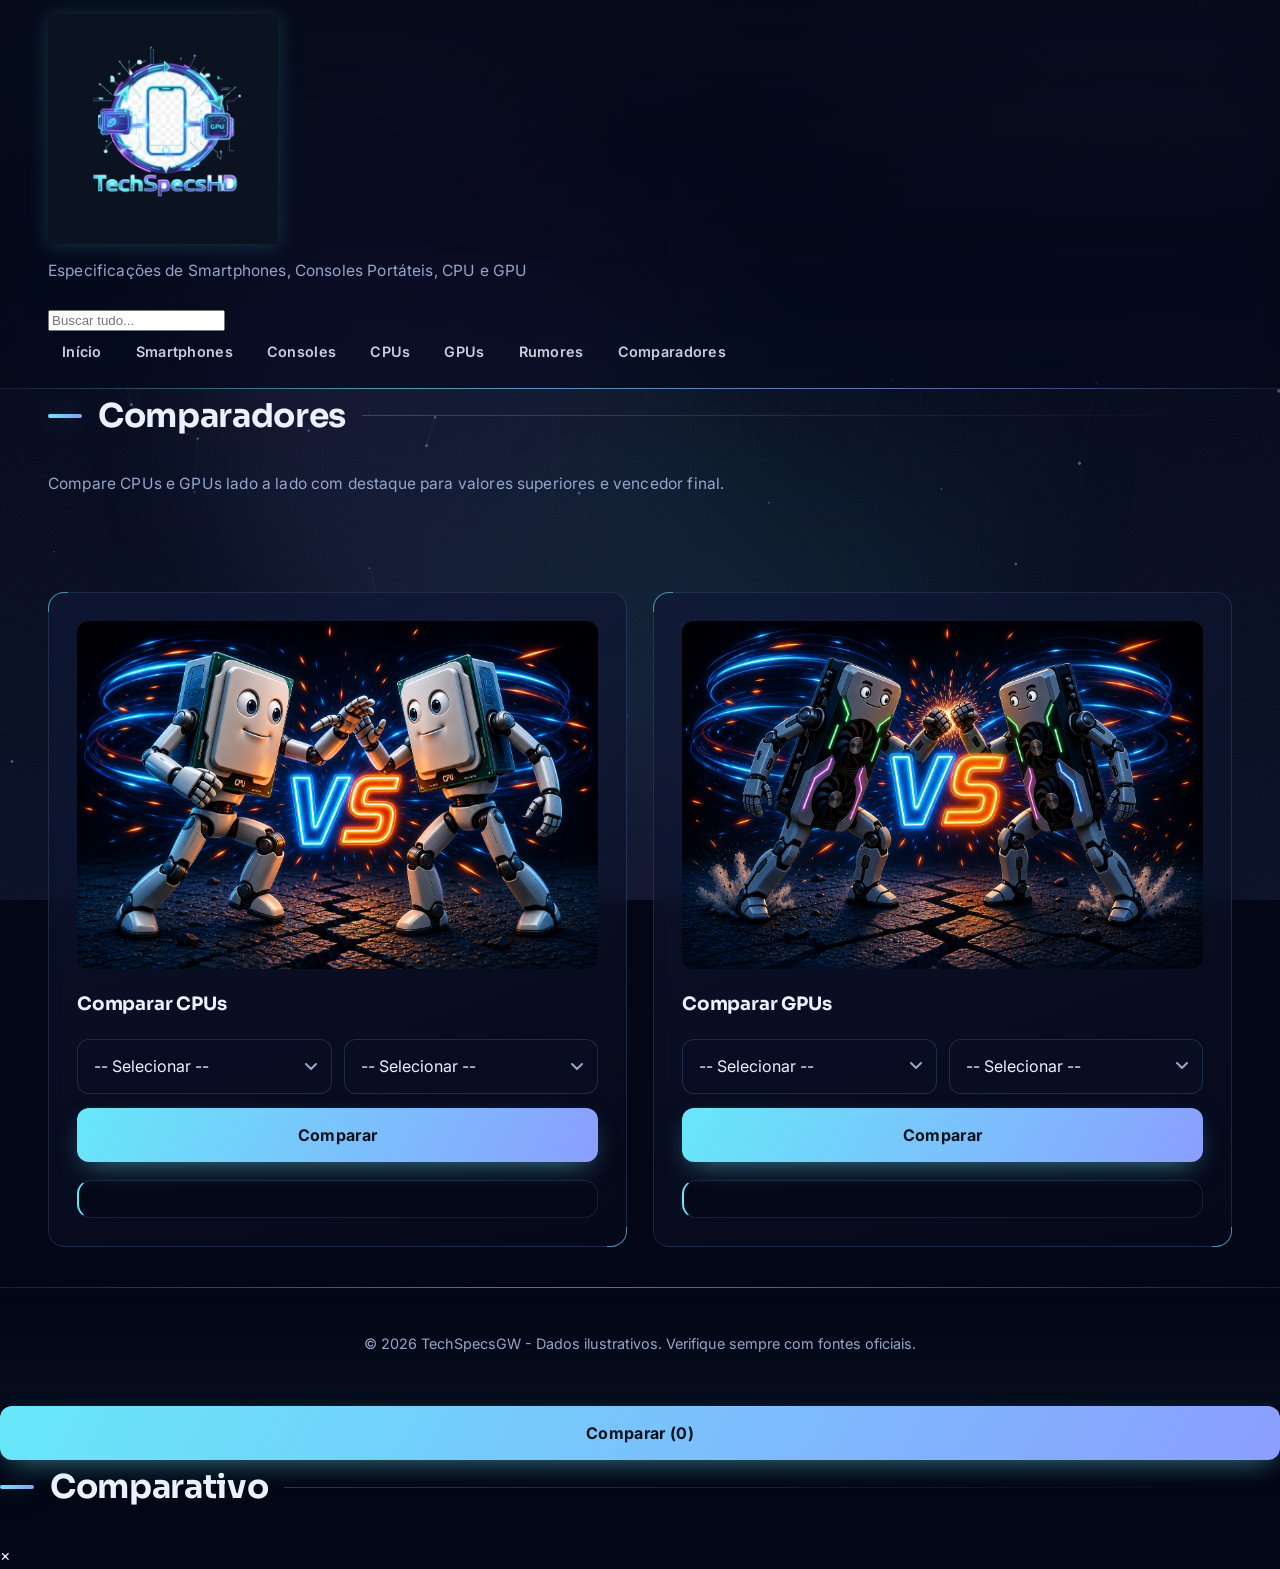
<file: comparadores.html>
<!DOCTYPE html>
<html lang="pt-PT">
<head>
<meta charset="UTF-8">
<meta name="viewport" content="width=device-width, initial-scale=1.0">
<title>Especificações de CPU e GPU — Comparador</title>
<meta name="description" content="Compare CPUs e GPUs lado a lado. Destaque automático para valores superiores.">
<meta property="og:title" content="Especificações de CPU e GPU — Comparador">
<meta property="og:description" content="Comparador de CPUs e GPUs com destaque para valores superiores.">
<meta property="og:type" content="website">
<meta property="og:url" content="https://techspecsgw.pt/comparadores.html">
<link rel="canonical" href="https://techspecsgw.pt/comparadores.html">
<meta property="og:image" content="https://techspecsgw.pt/favicon.png">
<link rel="stylesheet" href="style-startup.css">
<link rel="icon" href="favicon.png">
<link rel="manifest" href="manifest.json">
<style>
.winner-banner{display:flex;gap:12px;align-items:center;padding:14px 16px;border-radius:14px;margin-bottom:12px;border:1px solid var(--border);background:rgba(103,232,249,.07)}
.winner-trophy{font-size:1.6rem;line-height:1}
.winner-banner strong{display:block;font-size:1.05rem}
.winner-banner span{color:var(--muted);font-size:.85rem}
</style>
</head>
<body>
<div id="header-placeholder"></div>

<main class="container">
<section id="comparadores">
<h2 class="animate-fade-in">Comparadores</h2>
<p class="tagline">Compare CPUs e GPUs lado a lado com destaque para valores superiores e vencedor final.</p>
</section>

<div class="comparador-container">
<div class="comparador-box">
<img class="comparador-banner" src="CPU VS CPU.png" alt="Comparador de CPUs" loading="lazy">
<h3 class="animate-fade-in">Comparar CPUs</h3>
<div class="select-row">
<select id="cpu1"></select>
<select id="cpu2"></select>
</div>
<button id="compareCpuBtn" class="animate-fade-in">Comparar</button>
<div id="cpuCompareResult" class="result"></div>
</div>
<div class="comparador-box">
<img class="comparador-banner" src="GPU VS GPU.png" alt="Comparador de GPUs" loading="lazy">
<h3 class="animate-fade-in">Comparar GPUs</h3>
<div class="select-row">
<select id="gpu1"></select>
<select id="gpu2"></select>
</div>
<button id="compareGpuBtn" class="animate-fade-in">Comparar</button>
<div id="gpuCompareResult" class="result"></div>
</div>
</div>

</main>

<div id="footer-placeholder"></div>

<script src="data.js"></script>
<script src="script.js"></script>
<script src="fx.js"></script>
</body>
</html>
</file>
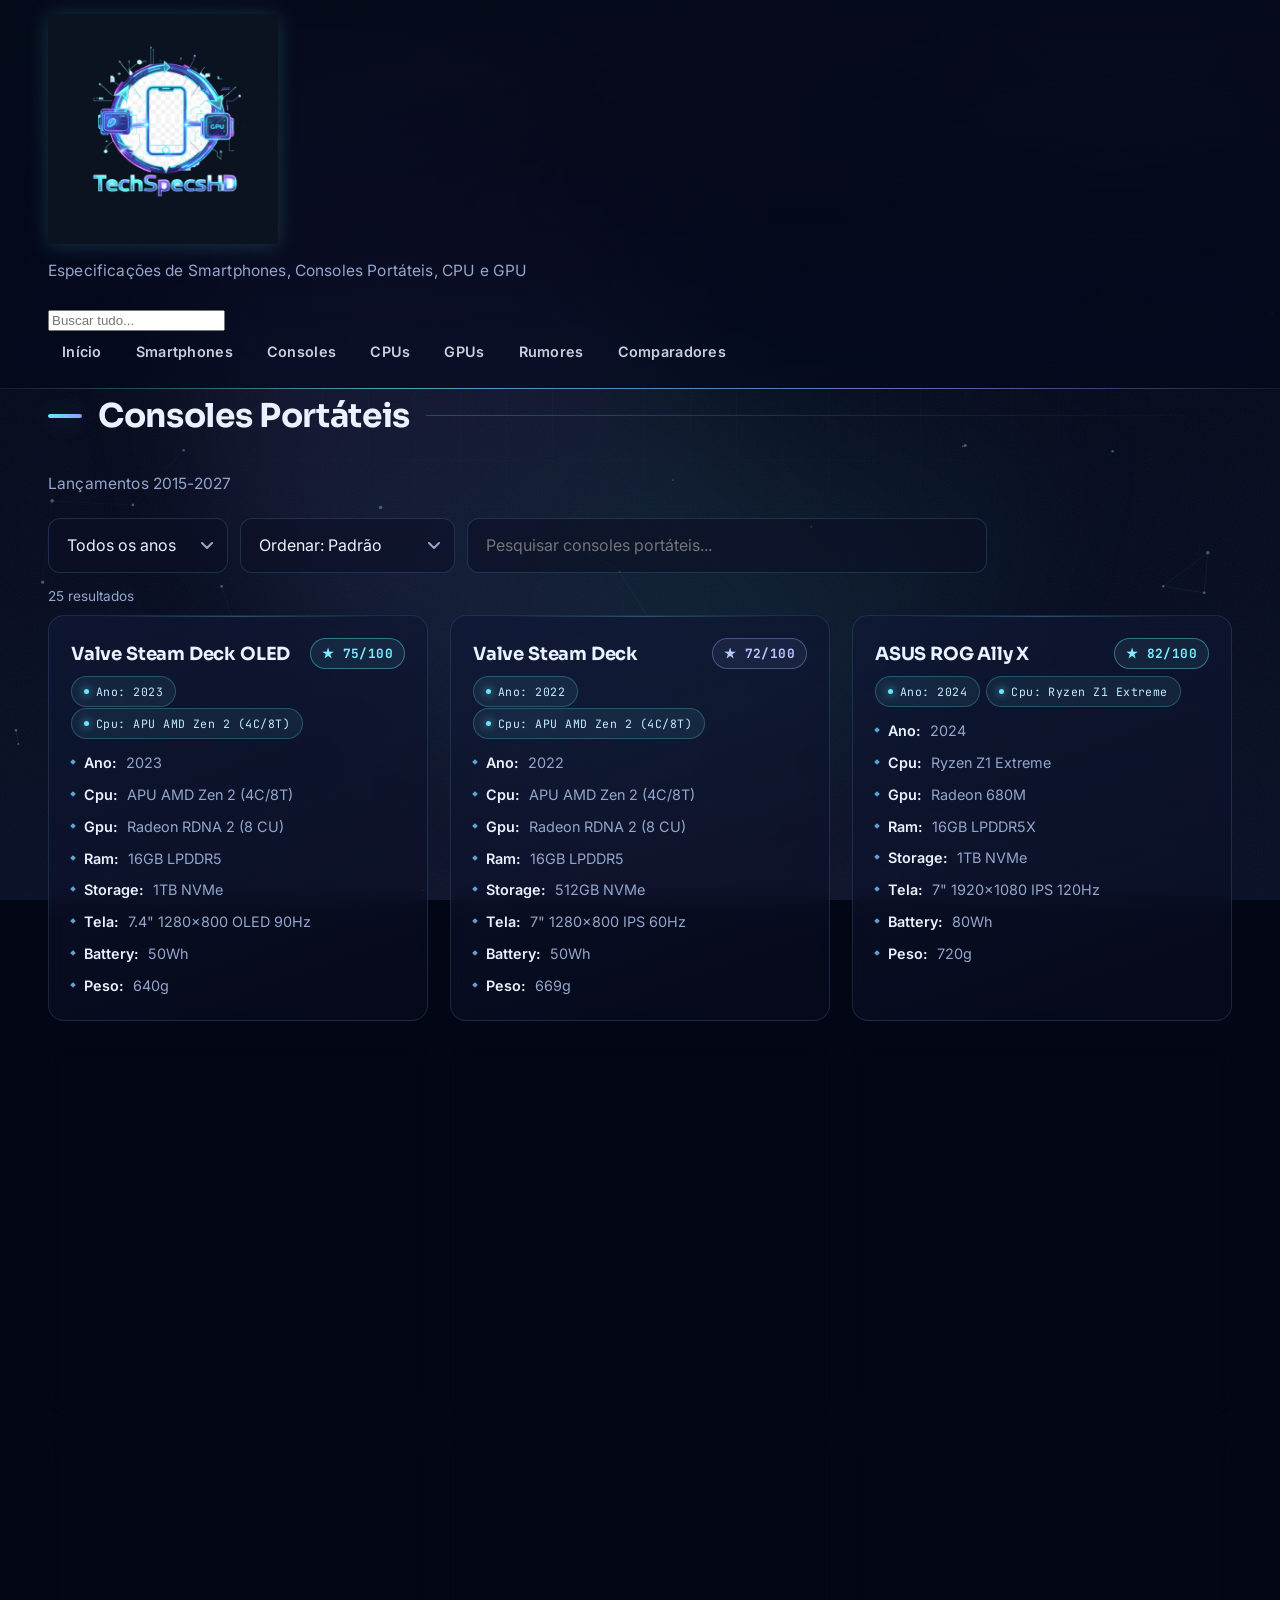
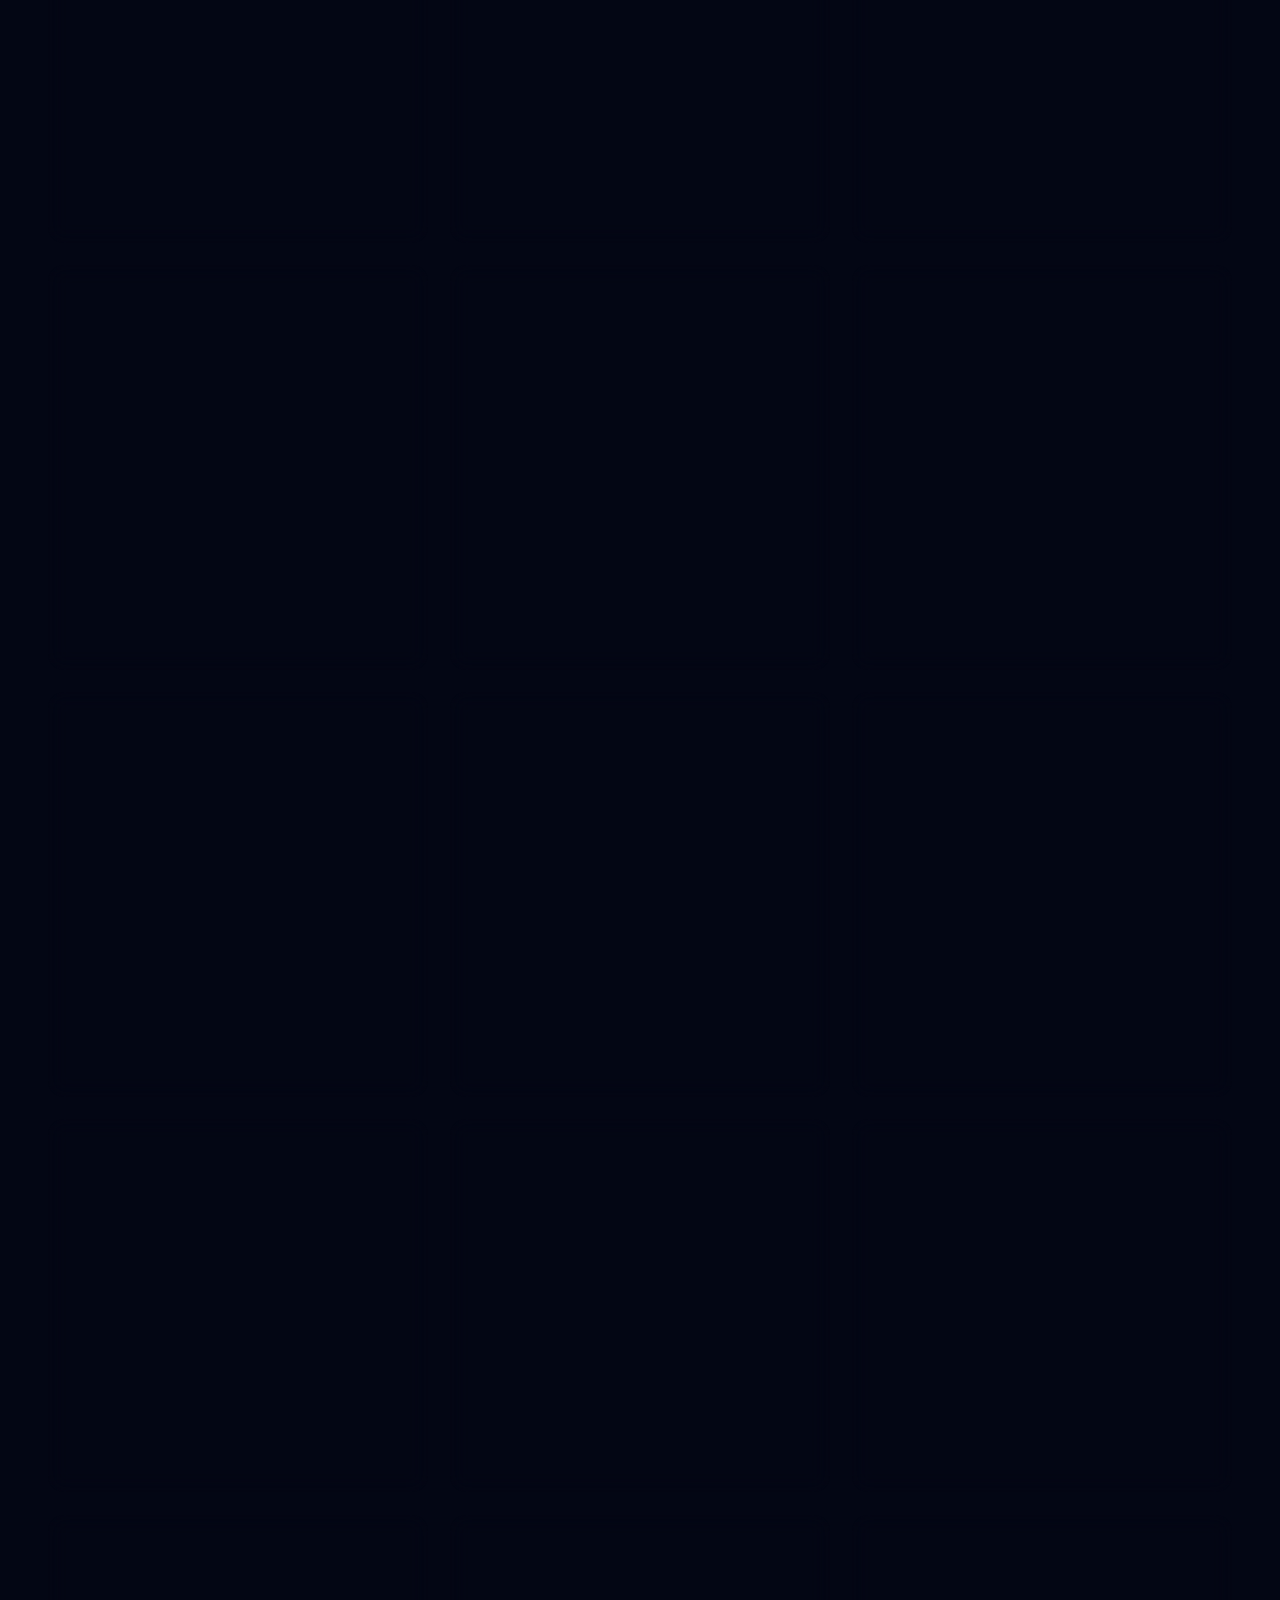
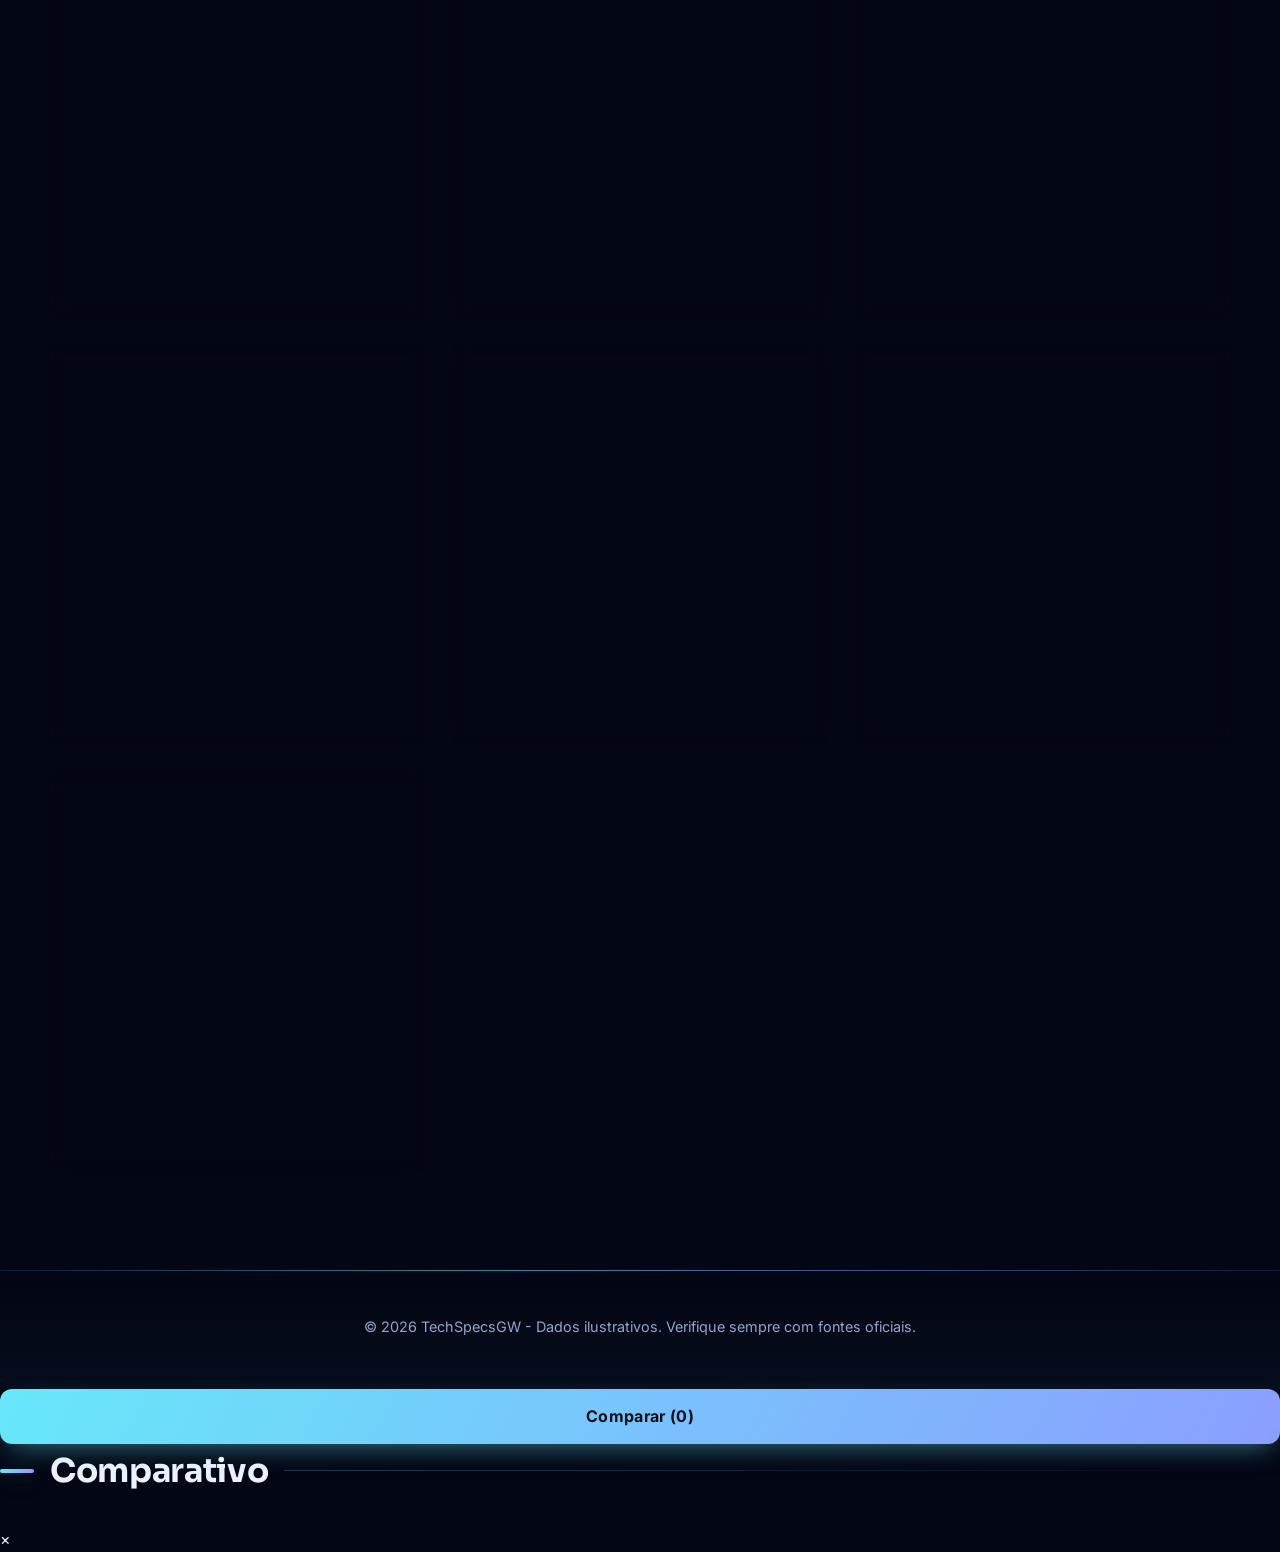
<file: console-portateis.html>
<!DOCTYPE html>
<html lang="pt-PT">
<head>
<meta charset="UTF-8">
<meta name="viewport" content="width=device-width, initial-scale=1.0">
<title>Especificações de Consoles Portáteis</title>
<meta name="description" content="Especificações técnicas de consoles portáteis de 2015 a 2027. CPU, GPU, RAM, armazenamento, tela, bateria e peso.">
<meta property="og:title" content="Especificações de Consoles Portáteis">
<meta property="og:description" content="Especificações técnicas de consoles portáteis com filtros por ano e pesquisa ao vivo.">
<meta property="og:type" content="website">
<meta property="og:url" content="https://techspecsgw.pt/console-portateis.html">
<link rel="canonical" href="https://techspecsgw.pt/console-portateis.html">
<meta property="og:image" content="https://techspecsgw.pt/favicon.png">
<link rel="stylesheet" href="style-startup.css">
<link rel="icon" href="favicon.png">
<link rel="manifest" href="manifest.json">
</head>
<body>
<div id="header-placeholder"></div>

<main class="container">
<section id="consoles">
<h2>Consoles Portáteis</h2>
<p class="tagline">Lançamentos 2015-2027</p>
<div style="display:flex;gap:12px;flex-wrap:wrap;margin-bottom:12px;">
<select id="filter-year-consoles" class="search" style="max-width:180px;">
<option value="">Todos os anos</option>
<option value="2015">2015</option>
<option value="2016">2016</option>
<option value="2017">2017</option>
<option value="2018">2018</option>
<option value="2019">2019</option>
<option value="2020">2020</option>
<option value="2021">2021</option>
<option value="2022">2022</option>
<option value="2023">2023</option>
<option value="2024">2024</option>
<option value="2025">2025</option>
<option value="2026">2026</option>
<option value="2027">2027</option>
</select>
<input type="search" id="search-consoles" class="search" placeholder="Pesquisar consoles portáteis..." style="flex:1;">
</div>
<div class="result-count" style="color:var(--muted);font-size:.85rem;margin-bottom:8px;"></div>
<div id="consoles-grid" class="grid"></div>
</section>

</main>

<div id="footer-placeholder"></div>

<script src="data.js"></script>
<script src="script.js"></script>
<script src="fx.js"></script>
</body>
</html>
</file>
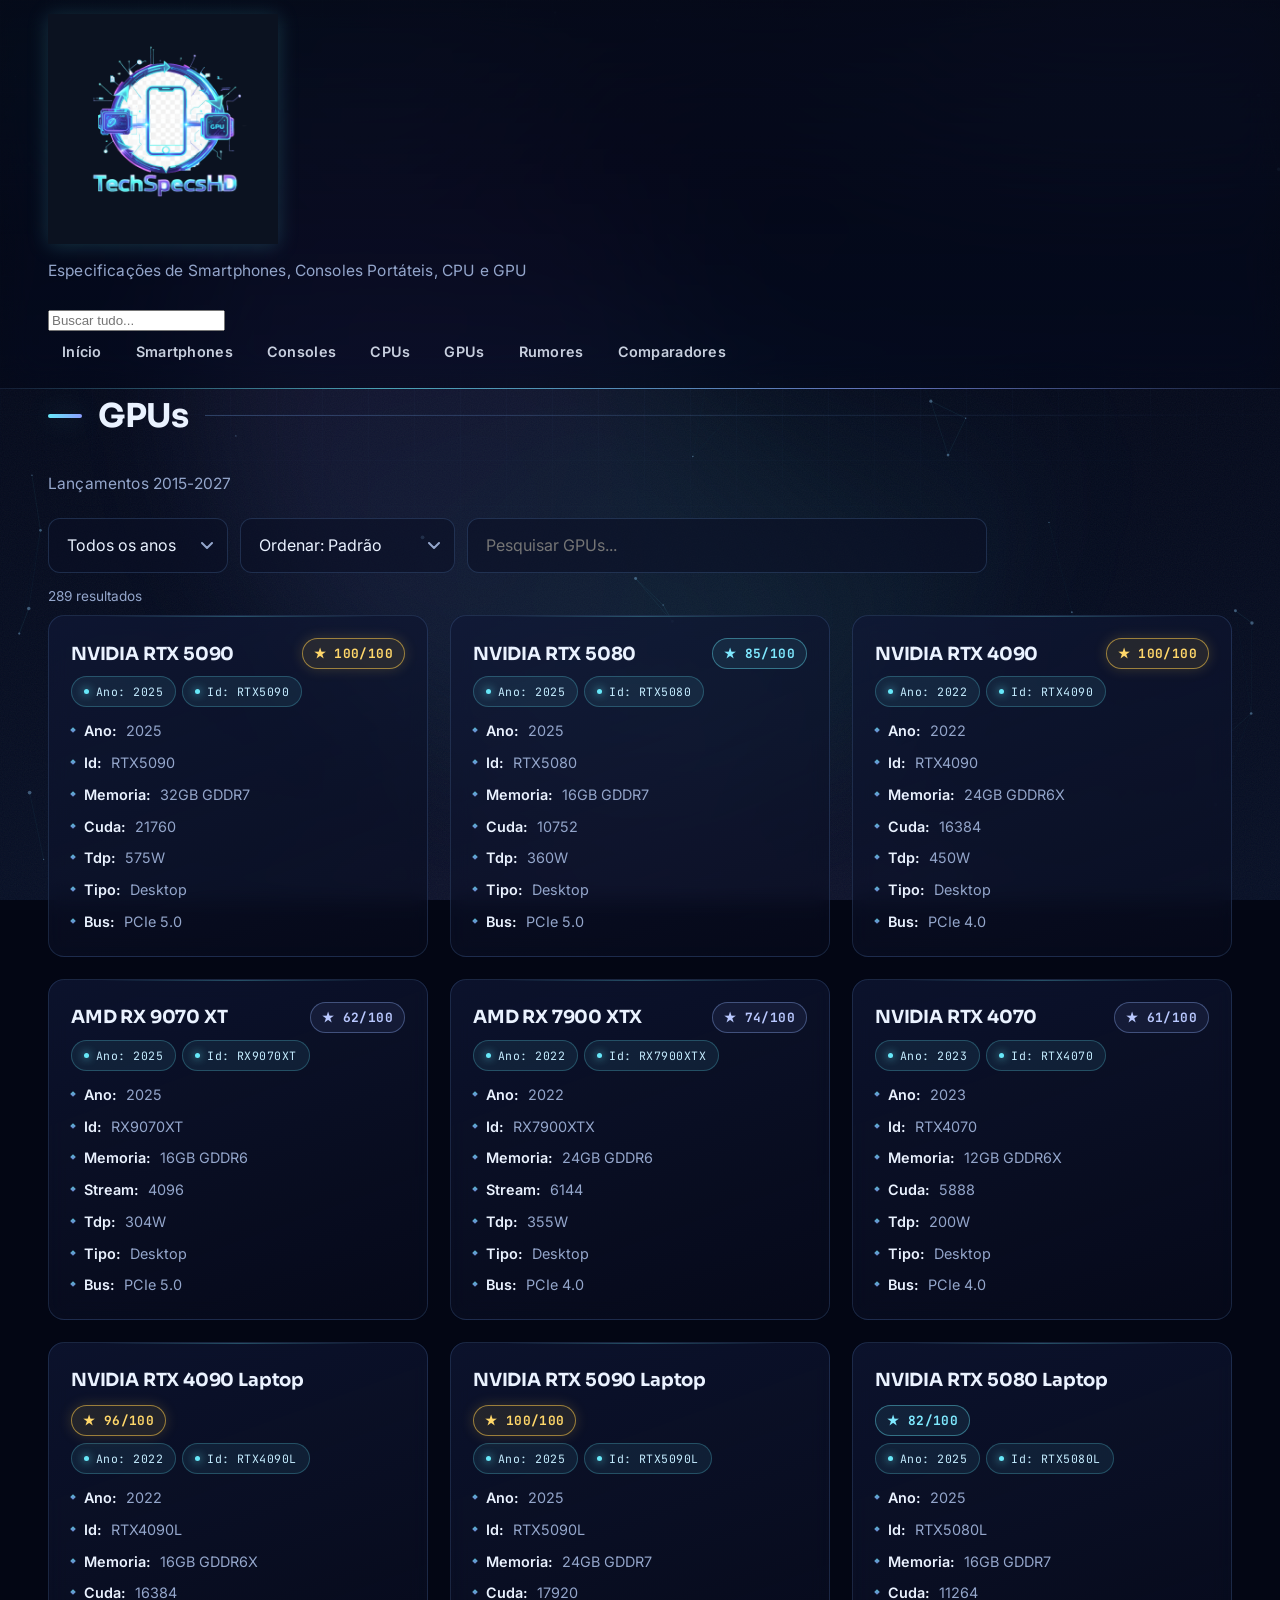
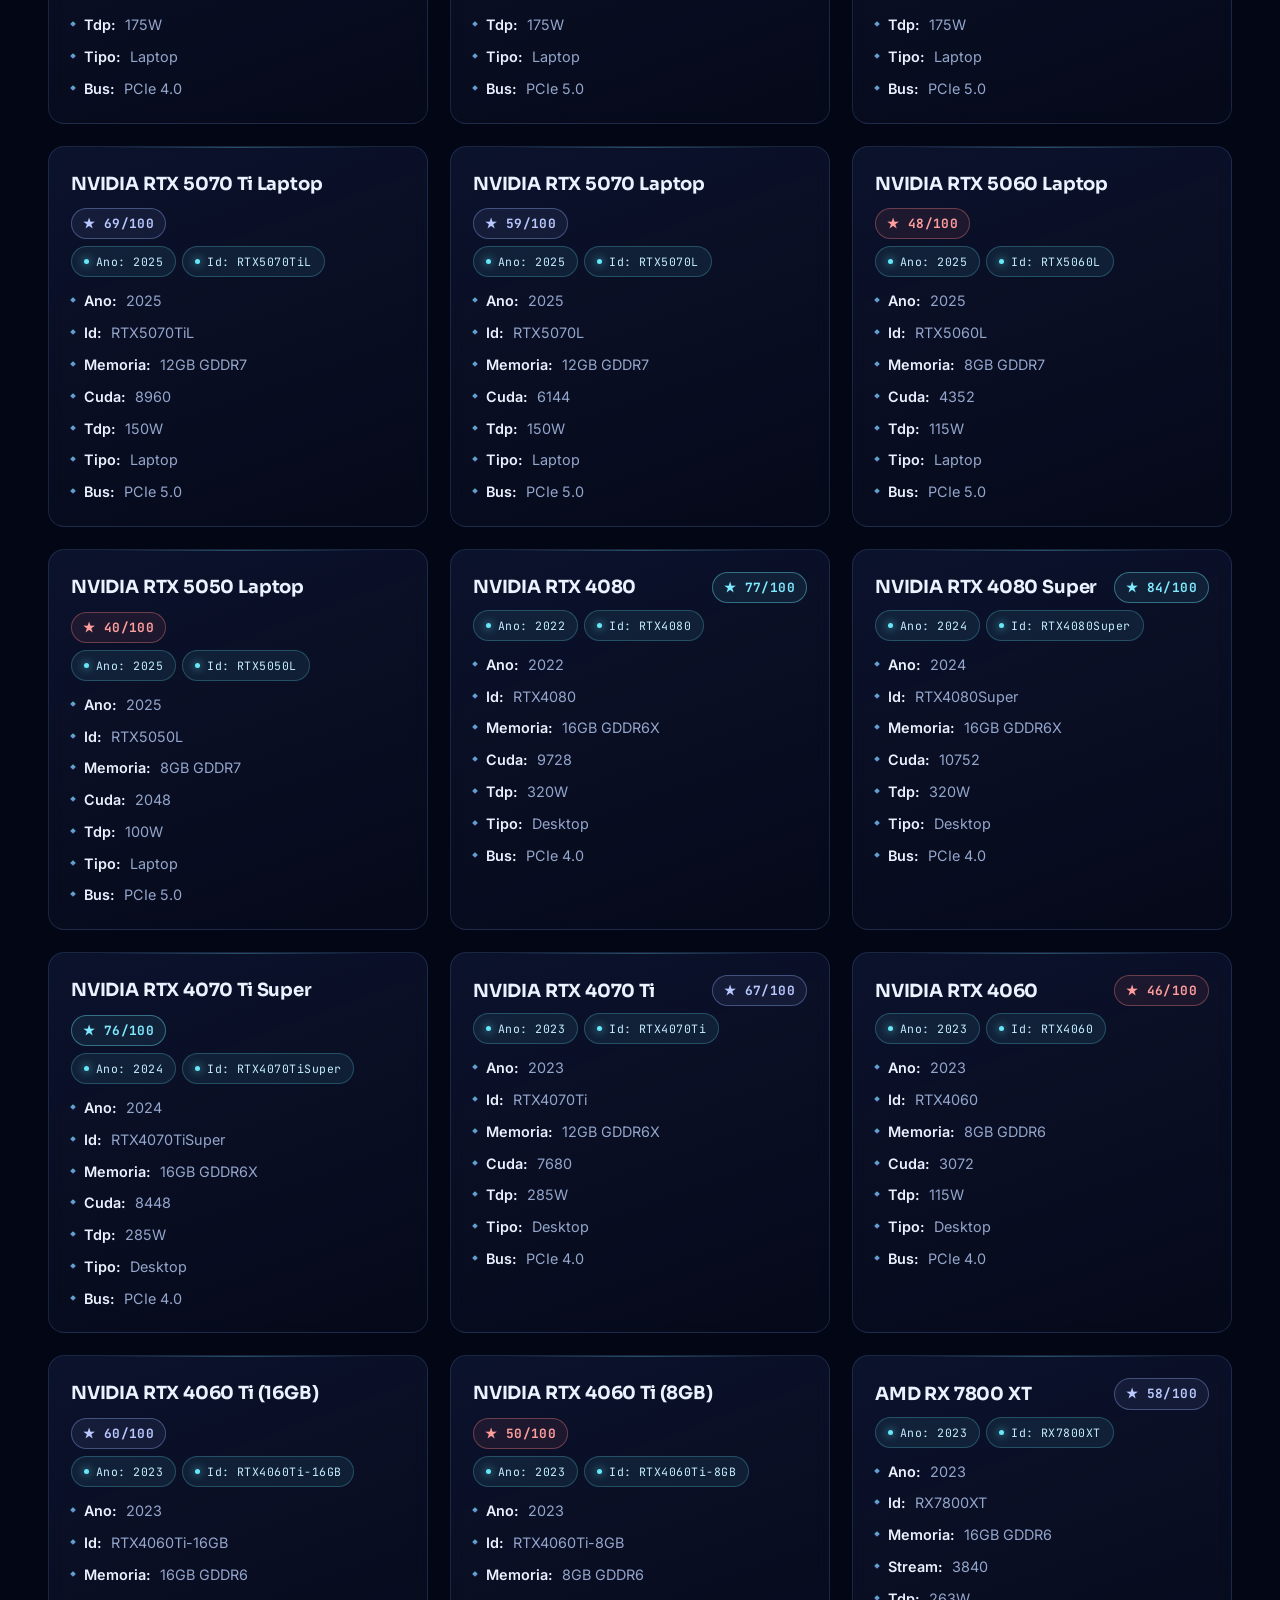
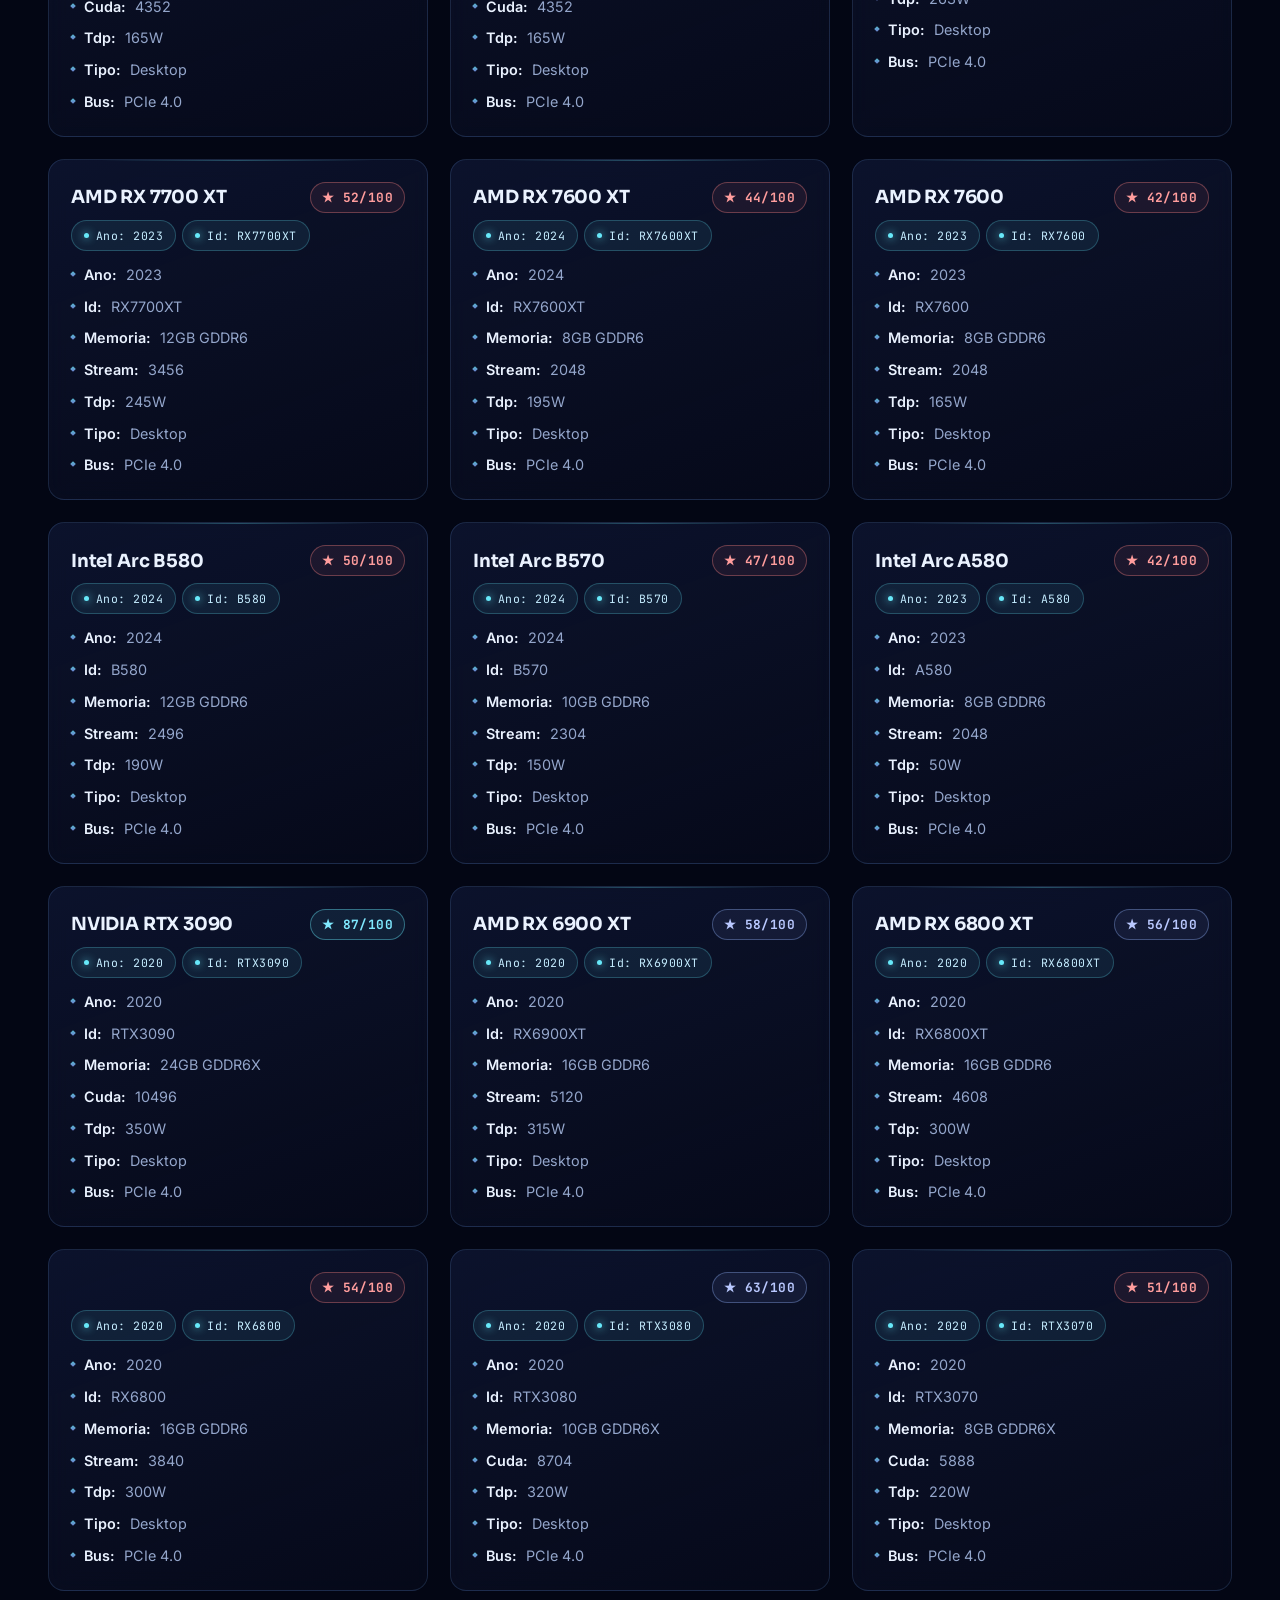
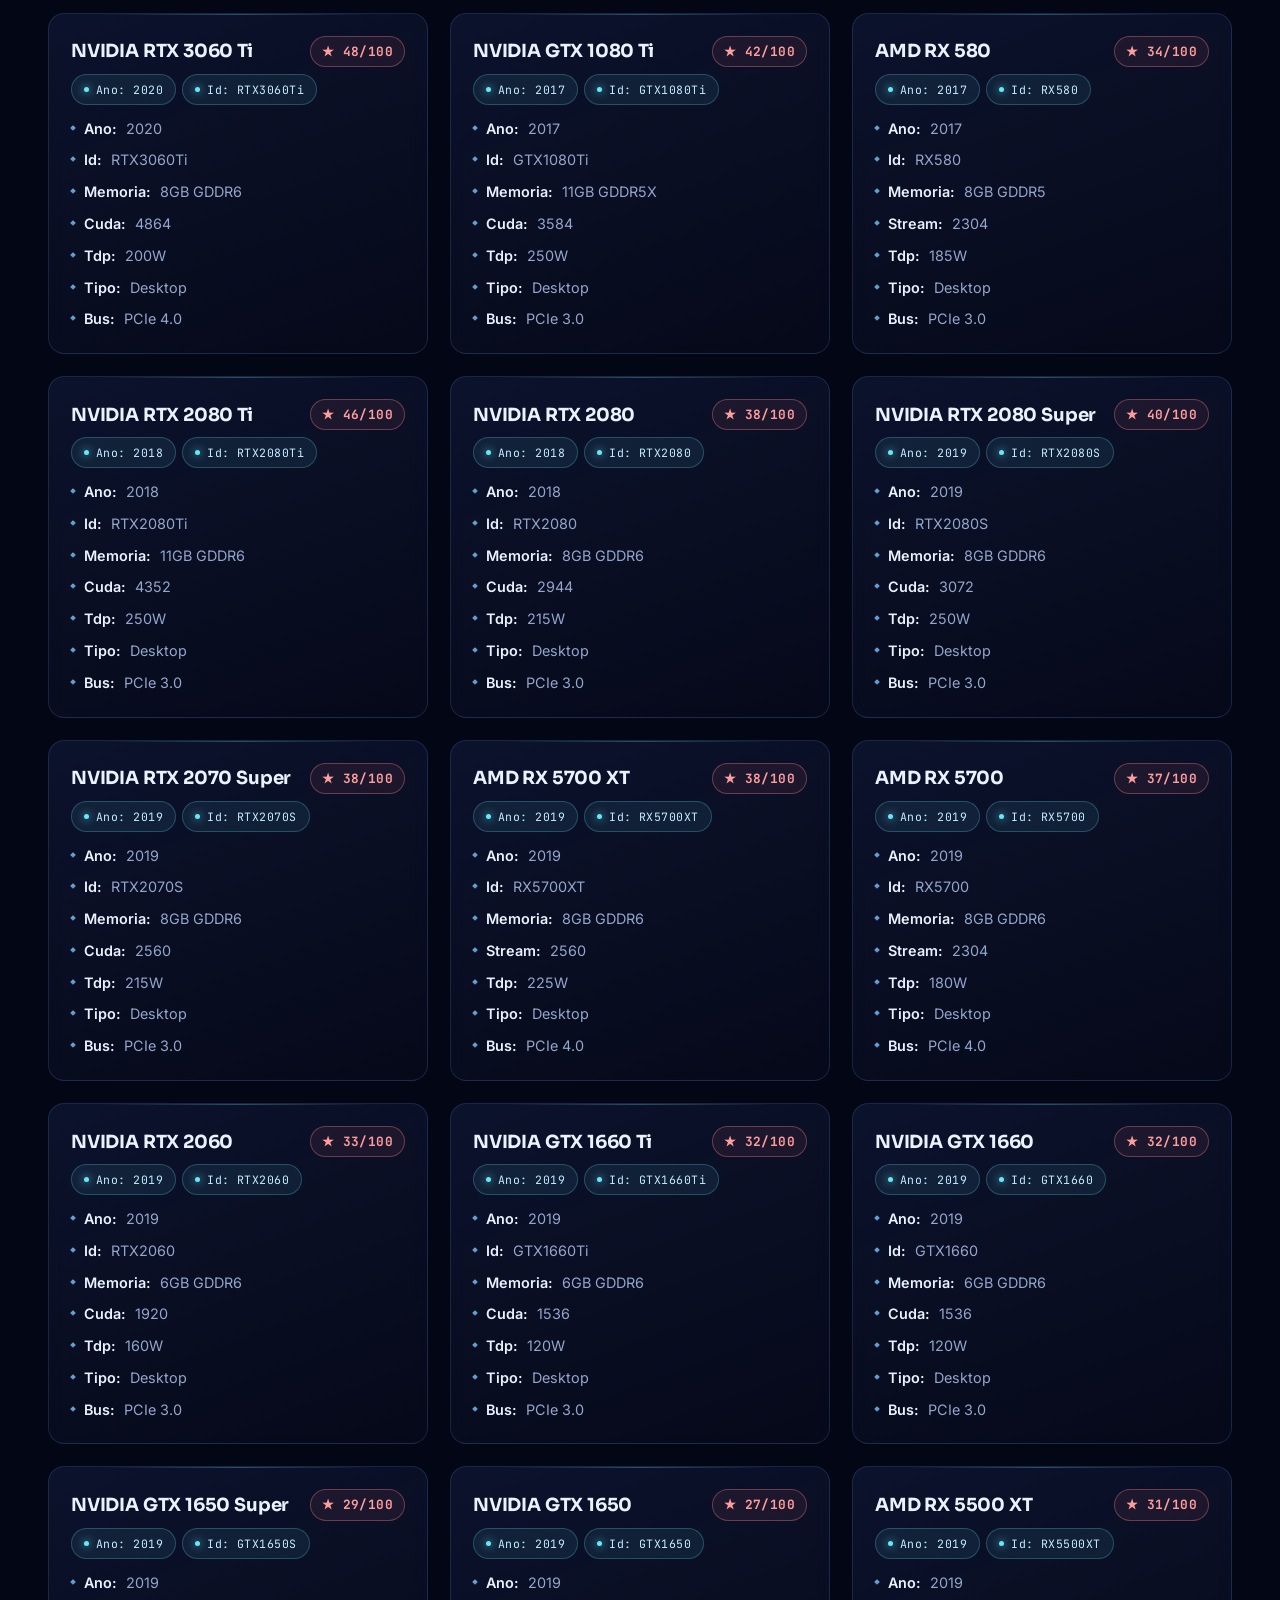
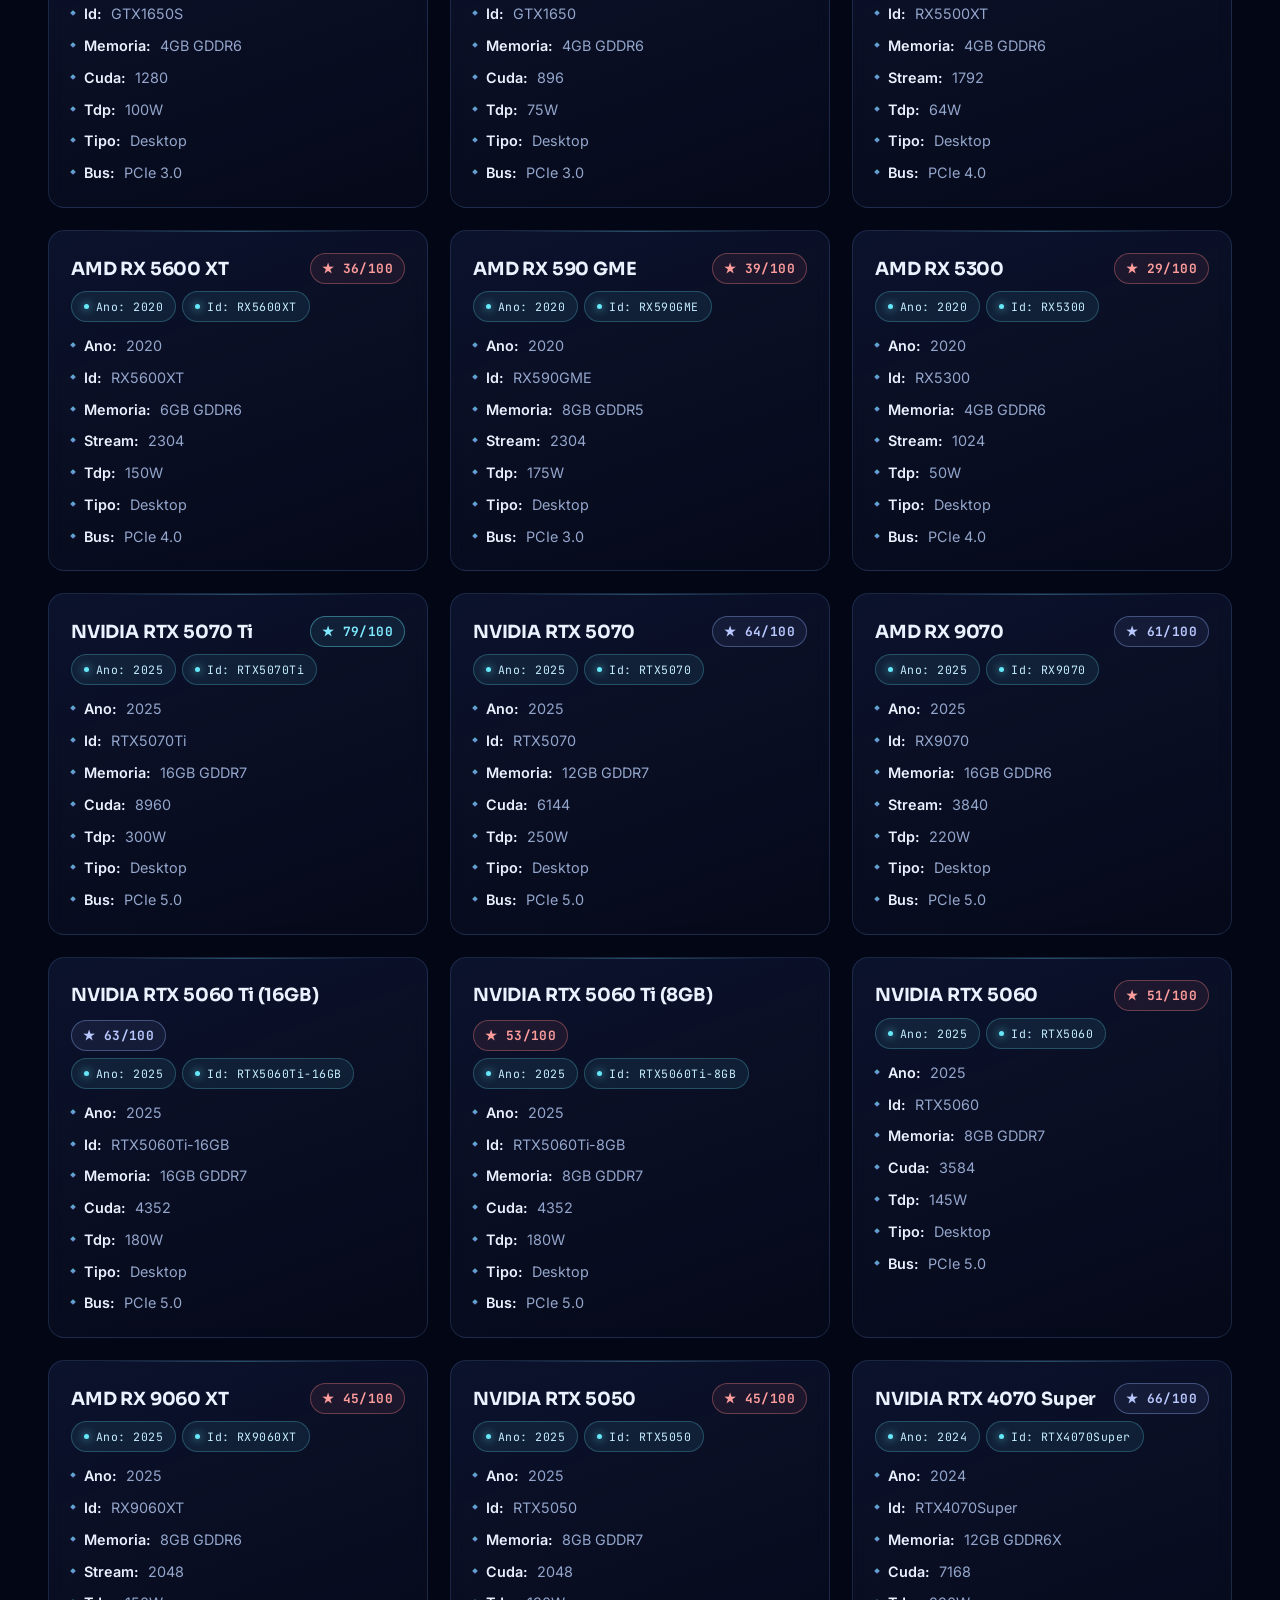
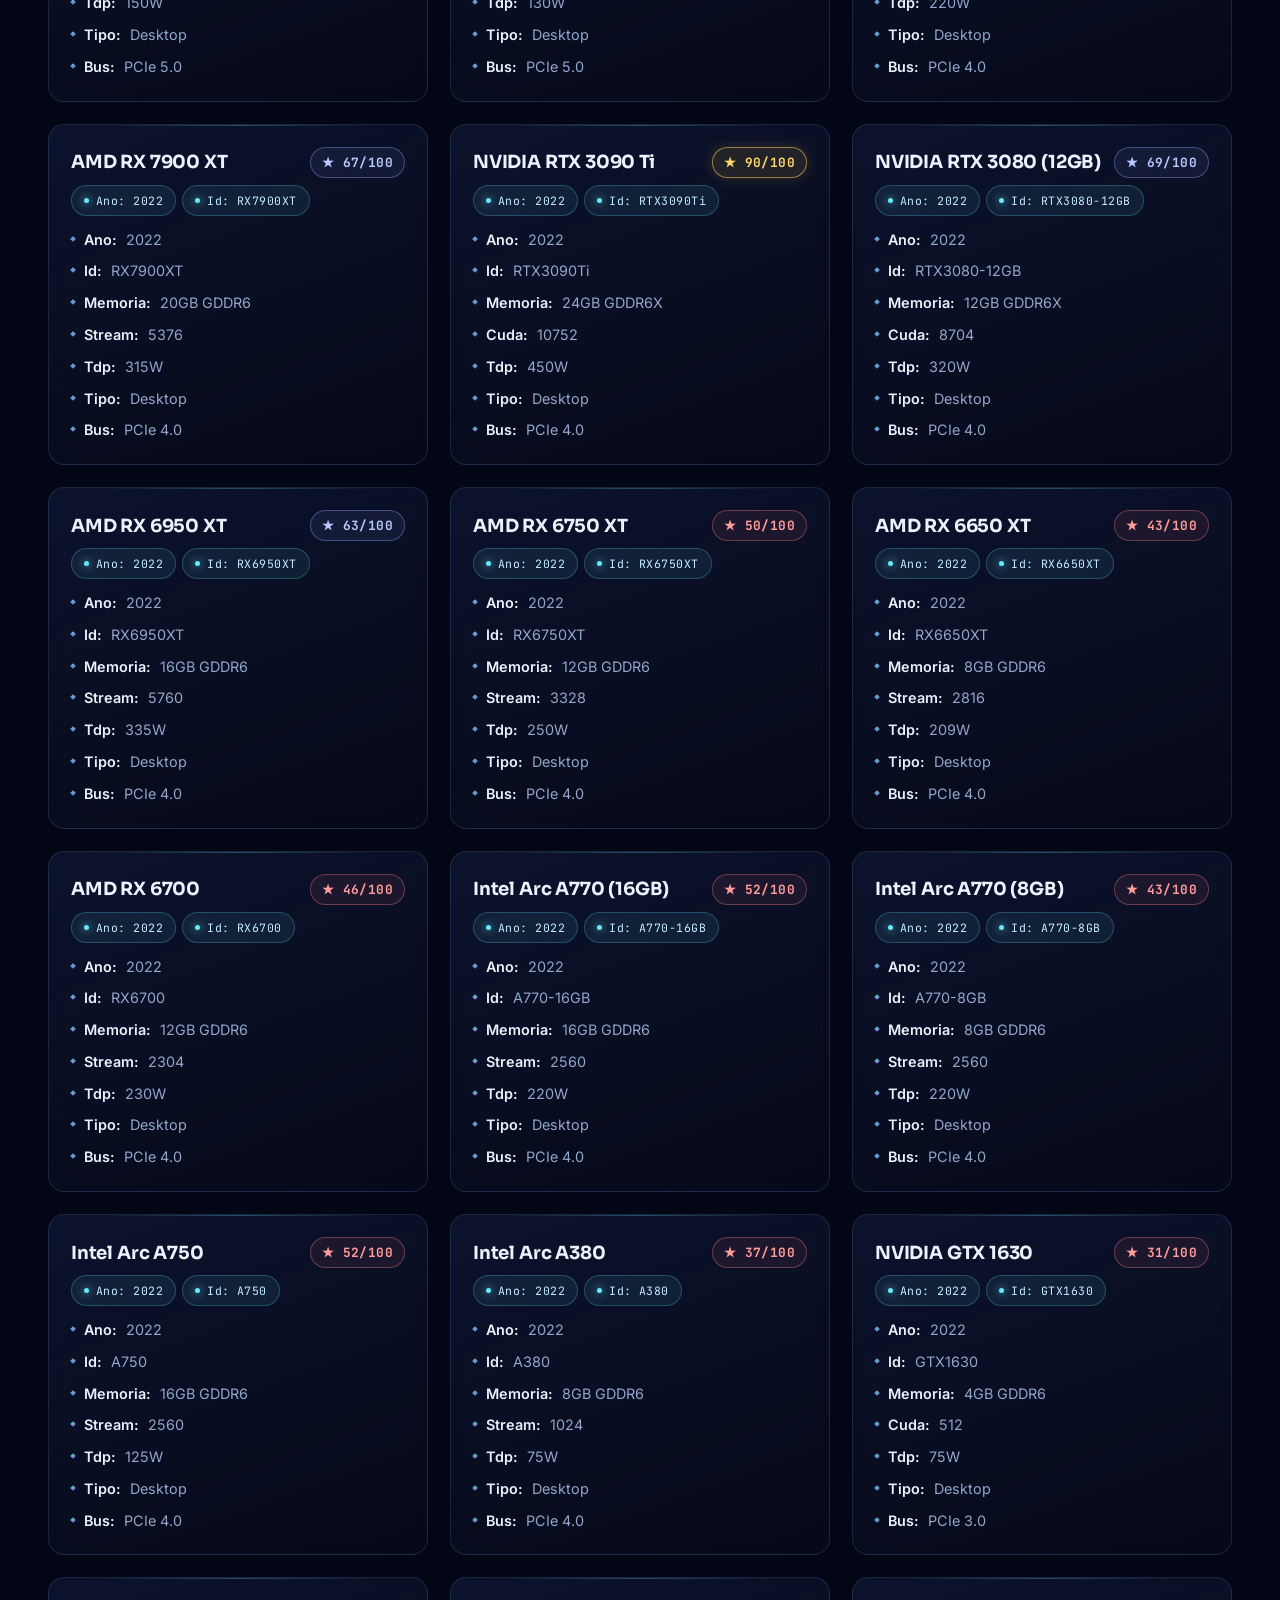
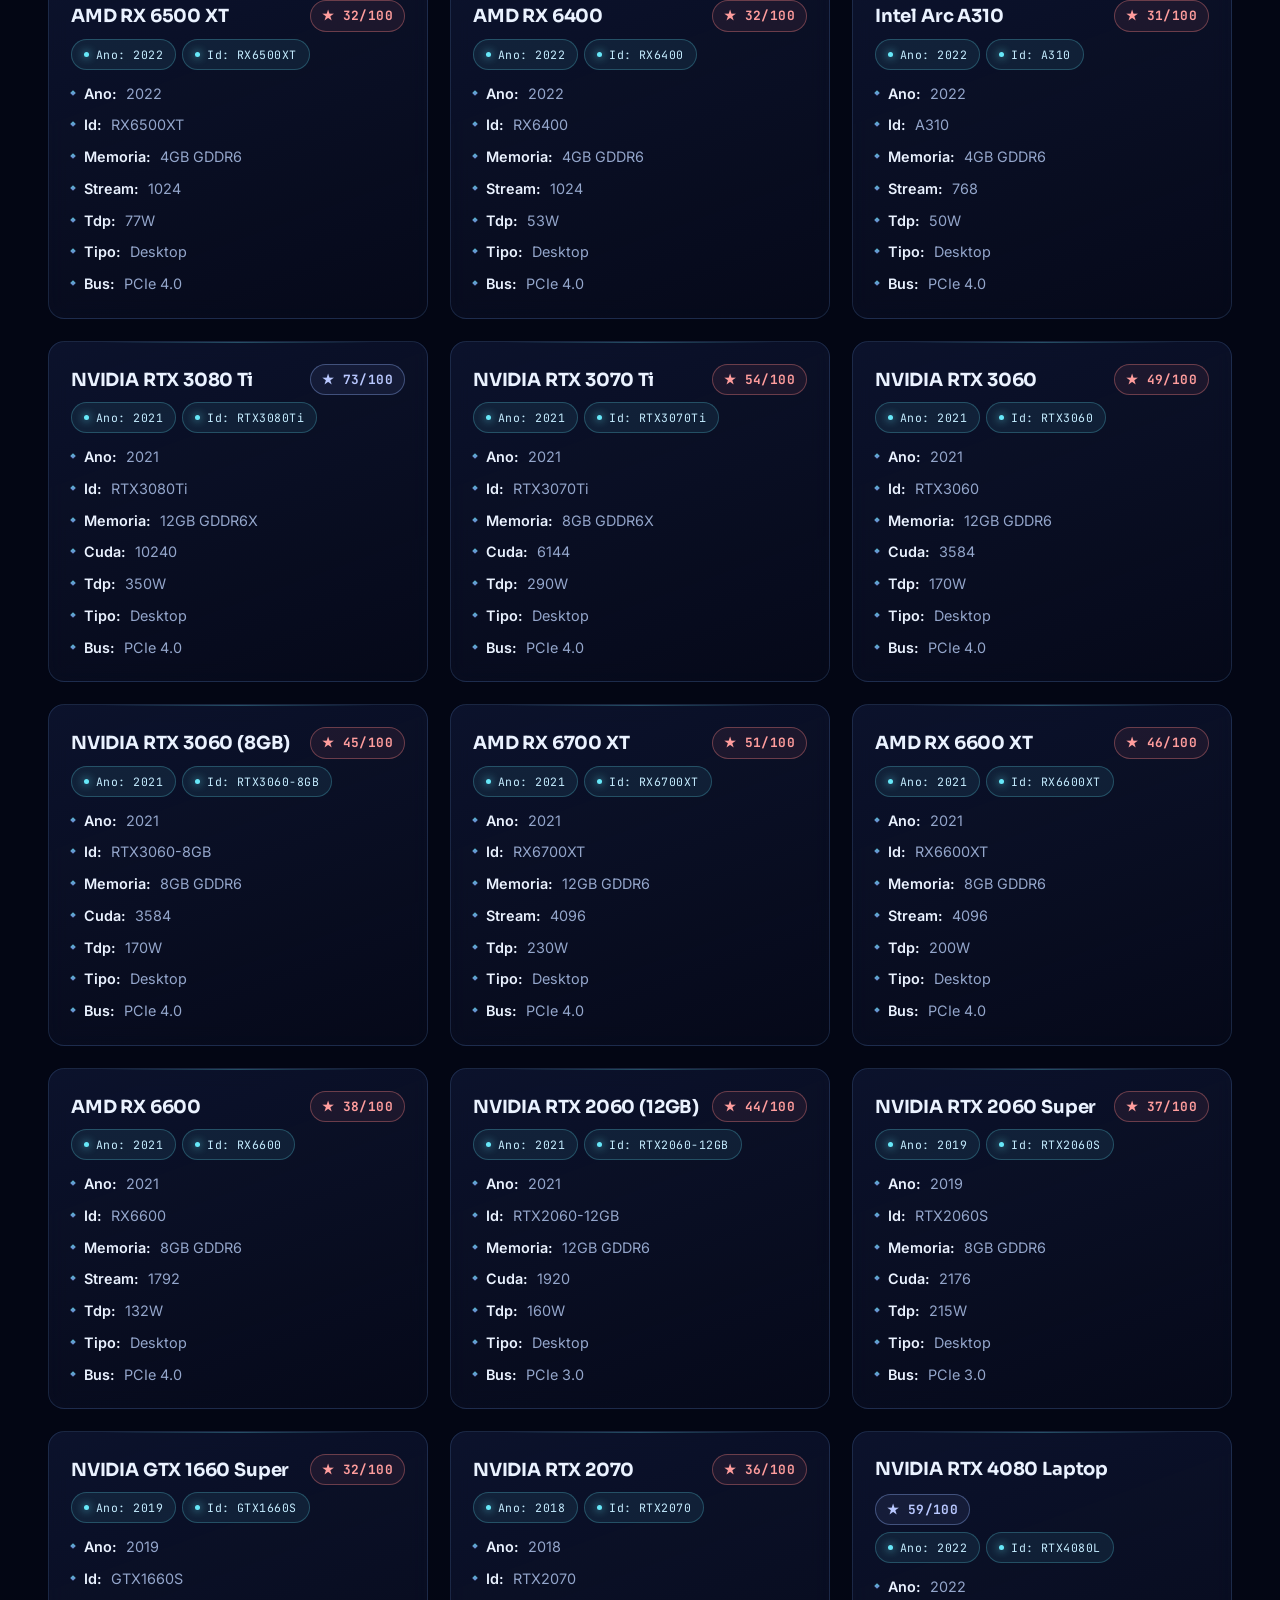
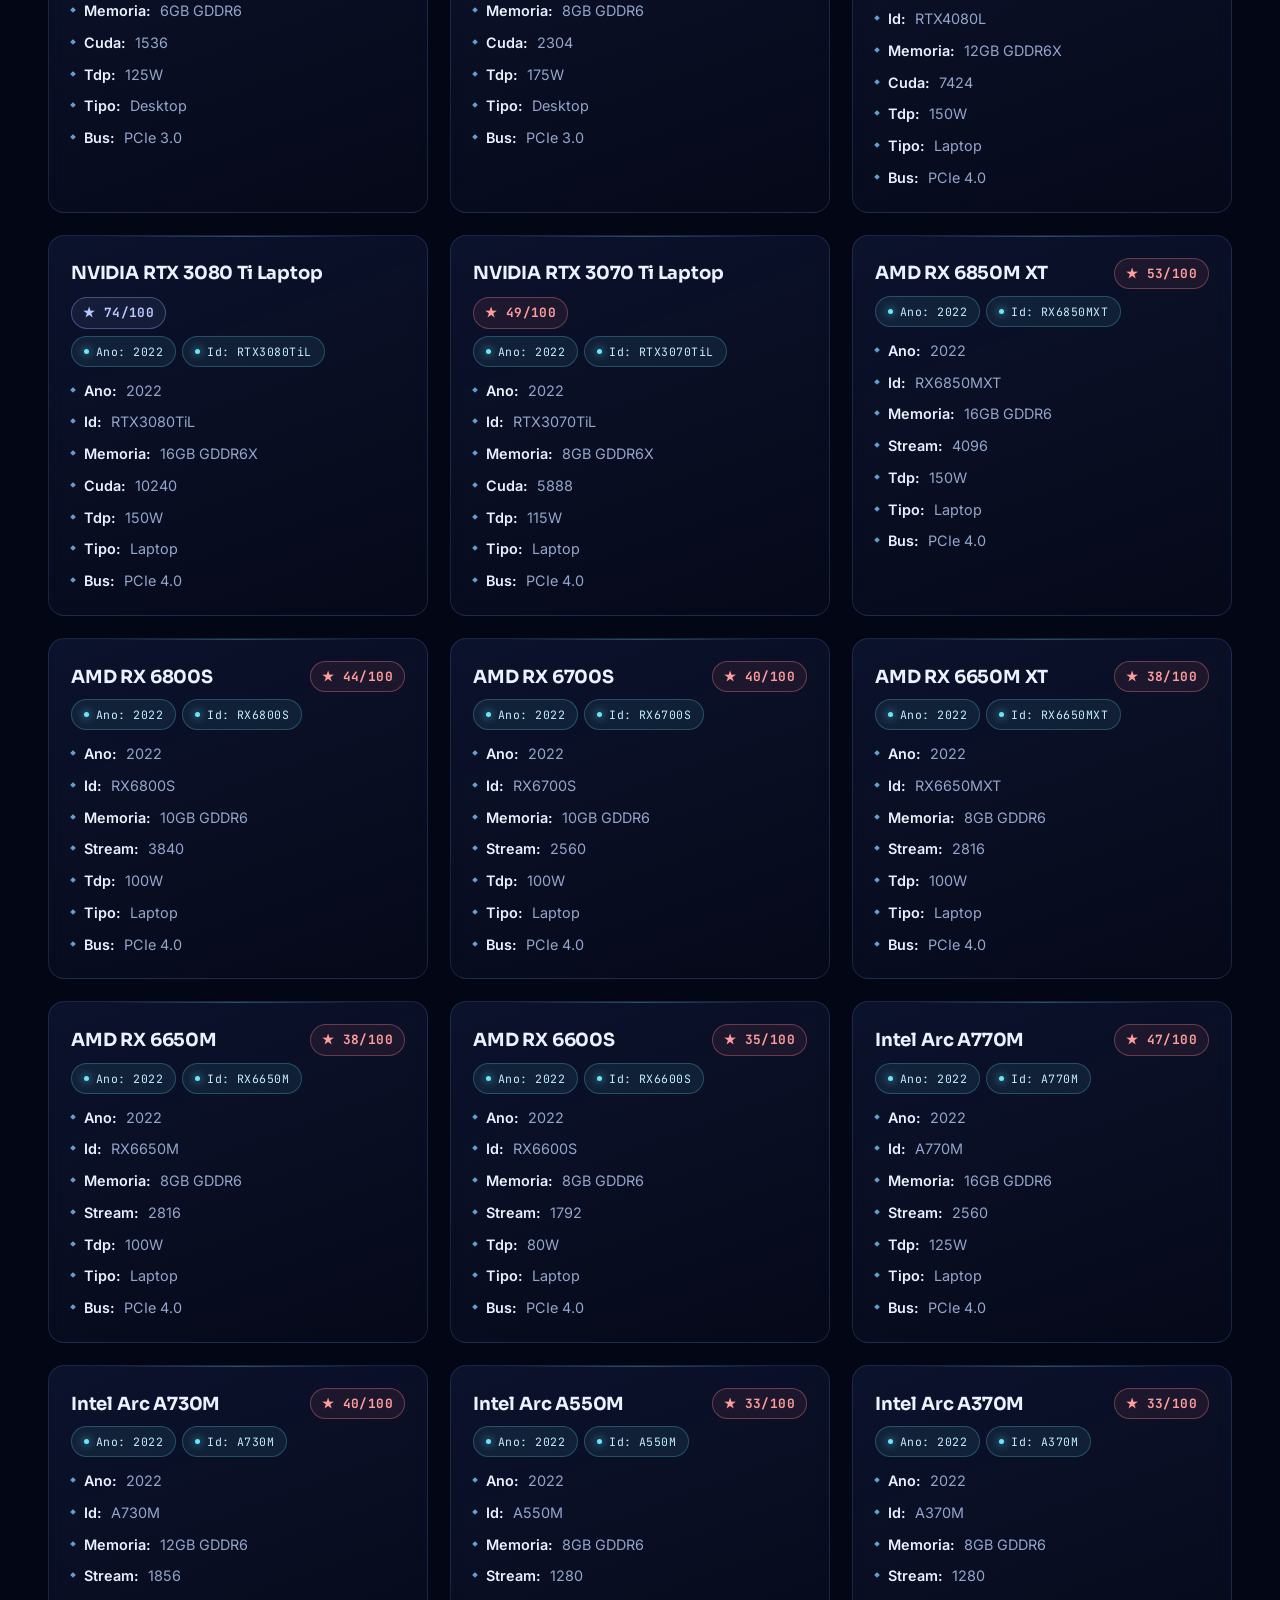
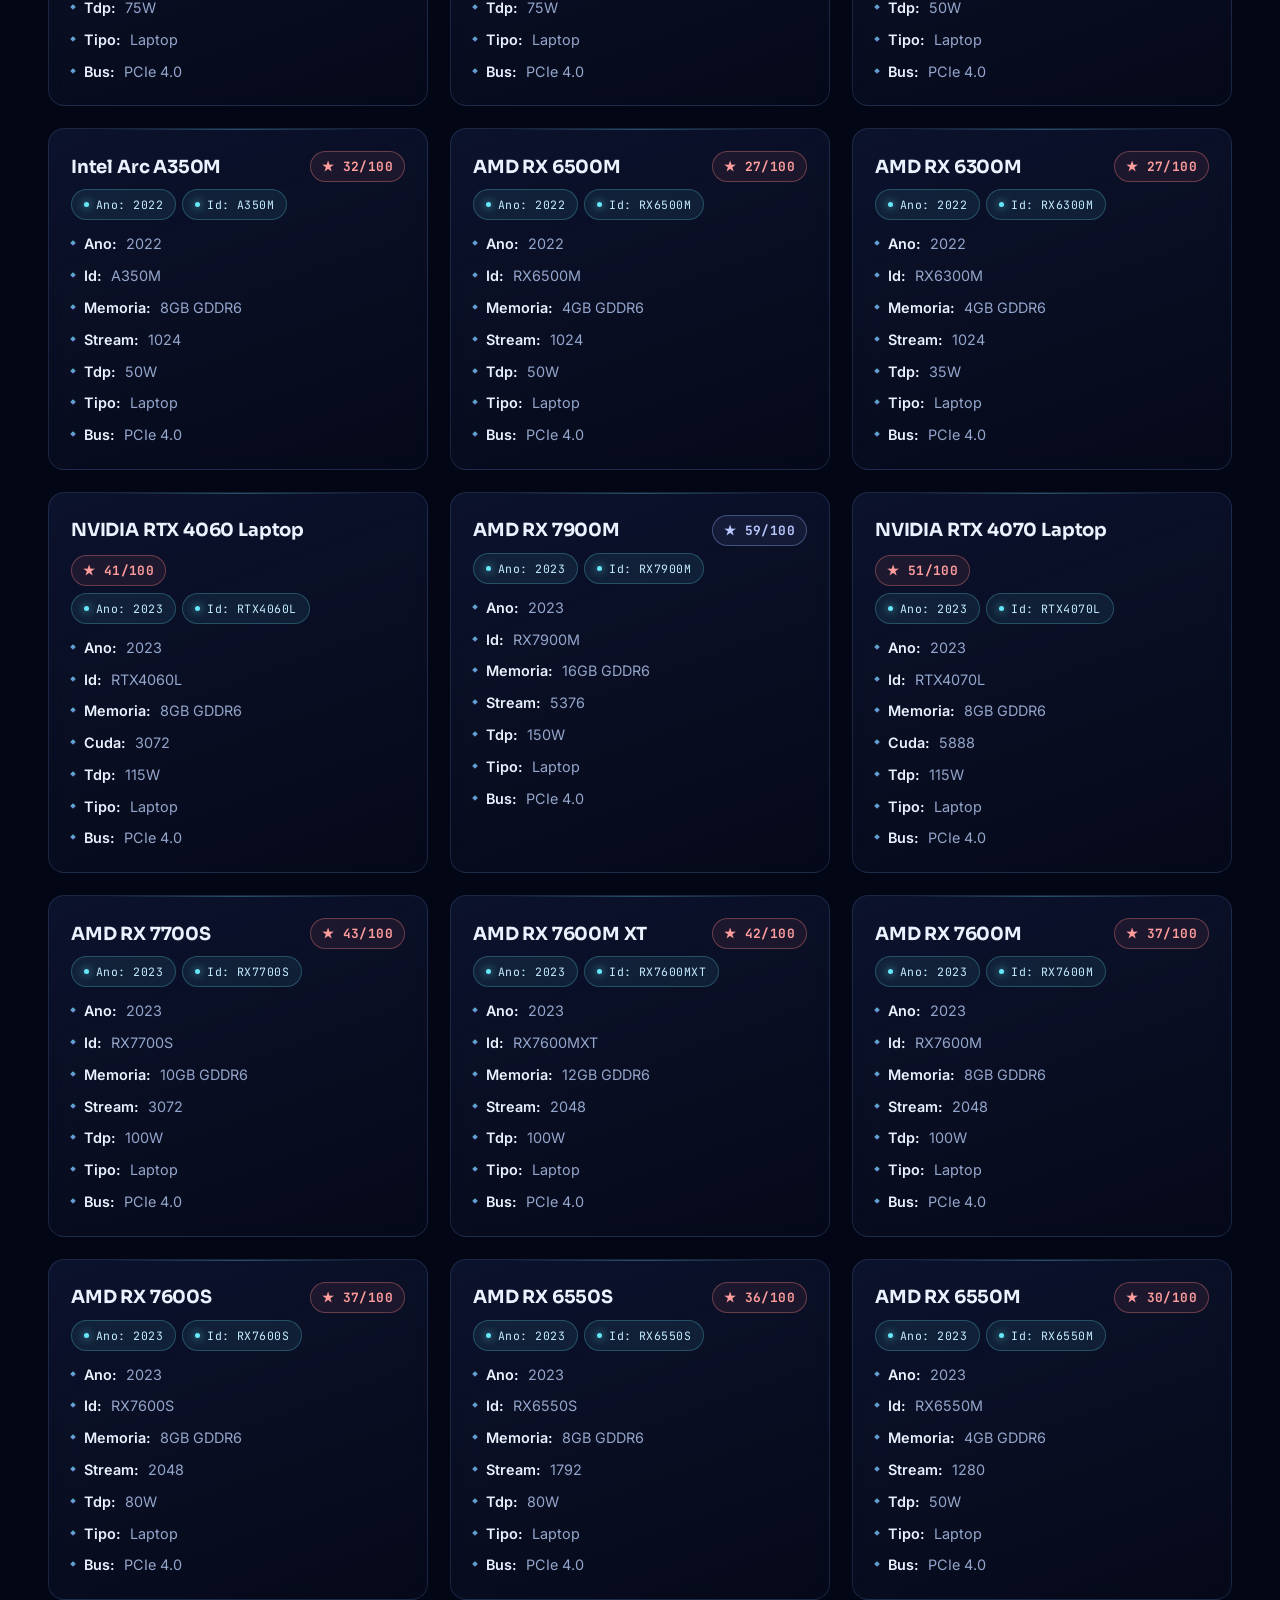
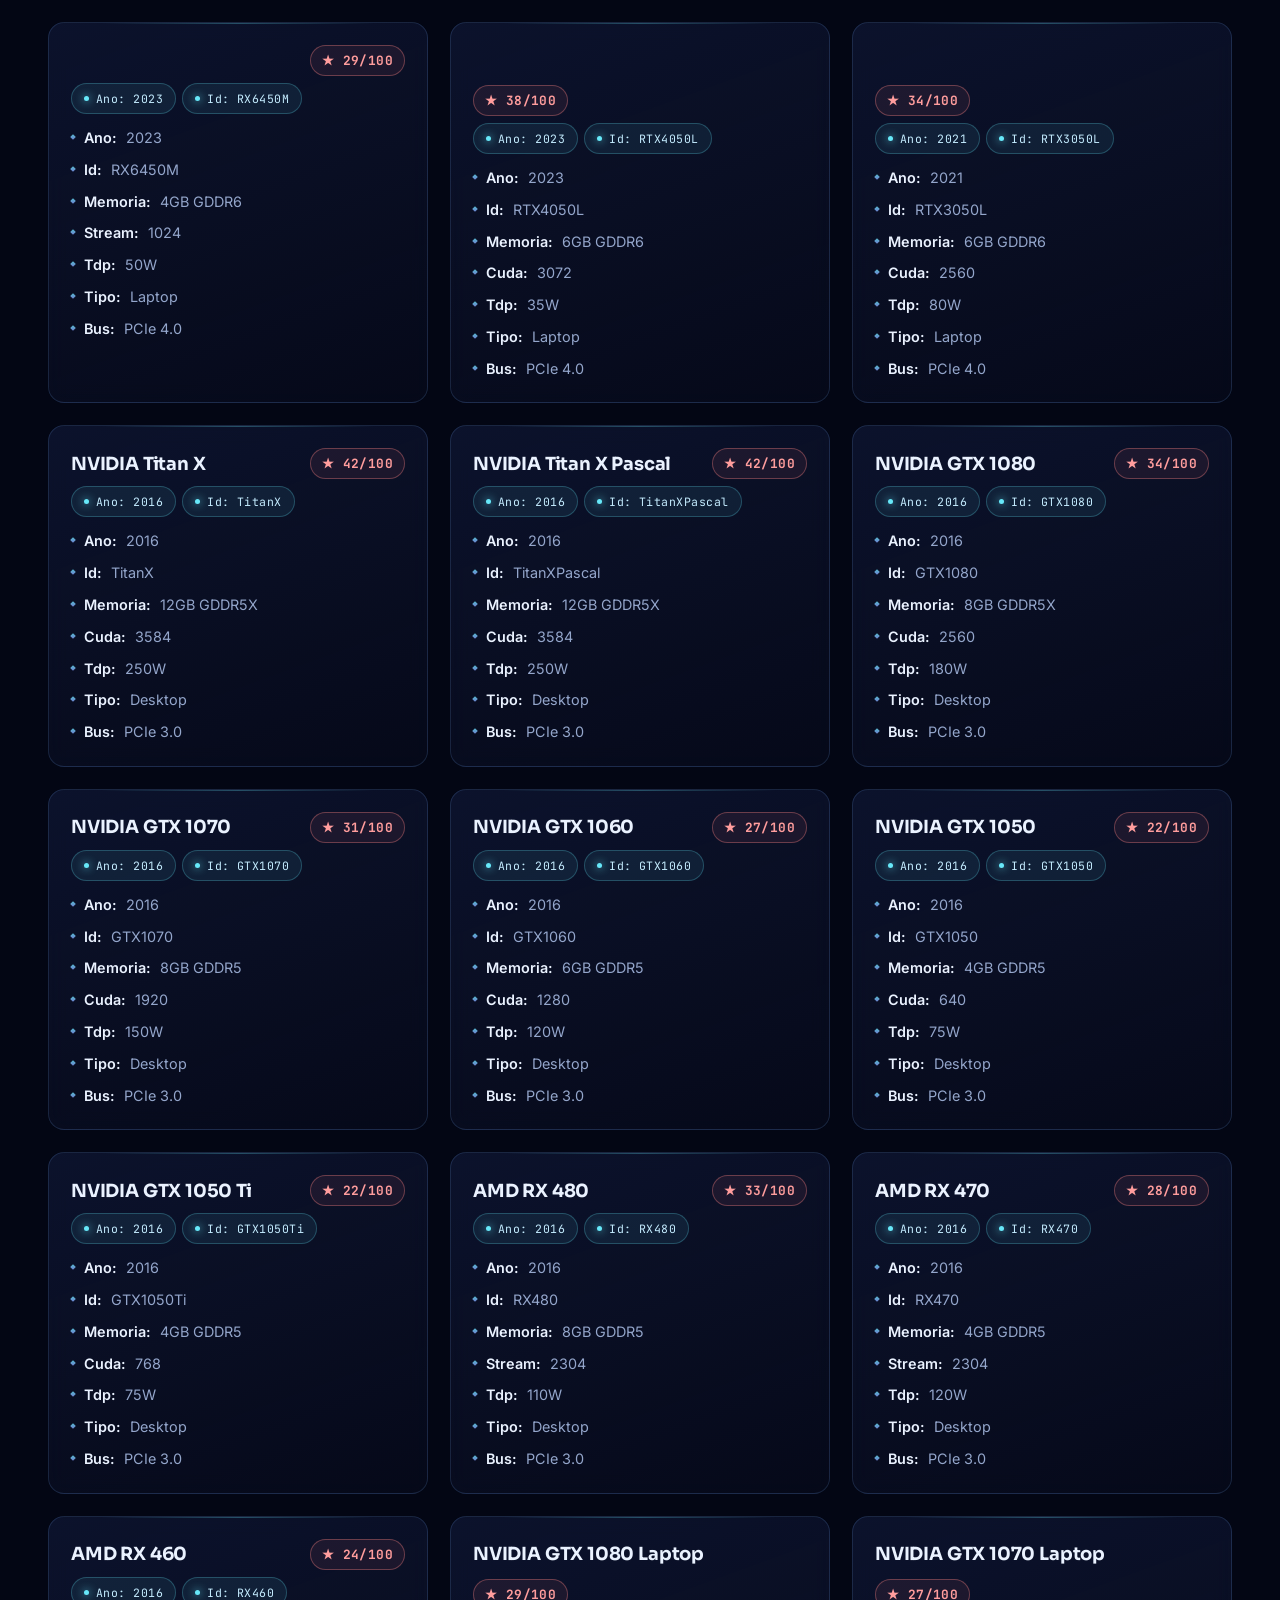
<file: gpus.html>
<!DOCTYPE html>
<html lang="pt-PT">
<head>
<meta charset="UTF-8">
<meta name="viewport" content="width=device-width, initial-scale=1.0">
<title>Especificações de GPU</title>
<meta name="description" content="Especificações técnicas de GPUs desktop e laptop de 2015 a 2027. Filtros por ano e pesquisa ao vivo.">
<meta property="og:title" content="Especificações de GPU">
<meta property="og:description" content="Especificações técnicas de GPUs com filtros por ano e pesquisa ao vivo.">
<meta property="og:type" content="website">
<meta property="og:url" content="https://techspecsgw.pt/gpus.html">
<link rel="canonical" href="https://techspecsgw.pt/gpus.html">
<meta property="og:image" content="https://techspecsgw.pt/favicon.png">
<link rel="stylesheet" href="style-startup.css">
<link rel="icon" href="favicon.png">
<link rel="manifest" href="manifest.json">
</head>
<body>
<div id="header-placeholder"></div>

<main class="container">
<section id="gpus">
<h2>GPUs</h2>
<p class="tagline">Lançamentos 2015-2027</p>
<div style="display:flex;gap:12px;flex-wrap:wrap;margin-bottom:12px;">
<select id="filter-year-gpus" class="search" style="max-width:180px;">
<option value="">Todos os anos</option>
<option value="2015">2015</option>
<option value="2016">2016</option>
<option value="2017">2017</option>
<option value="2018">2018</option>
<option value="2019">2019</option>
<option value="2020">2020</option>
<option value="2021">2021</option>
<option value="2022">2022</option>
<option value="2023">2023</option>
<option value="2024">2024</option>
<option value="2025">2025</option>
<option value="2026">2026</option>
<option value="2027">2027</option>
</select>
<input type="search" id="search-gpus" class="search" placeholder="Pesquisar GPUs..." style="flex:1;">
</div>
<div class="result-count" style="color:var(--muted);font-size:.85rem;margin-bottom:8px;"></div>
<div id="gpus-grid" class="grid"></div>
</section>

</main>

<div id="footer-placeholder"></div>

<script src="data.js"></script>
<script src="script.js"></script>
<script src="fx.js"></script>
</body>
</html>
</file>
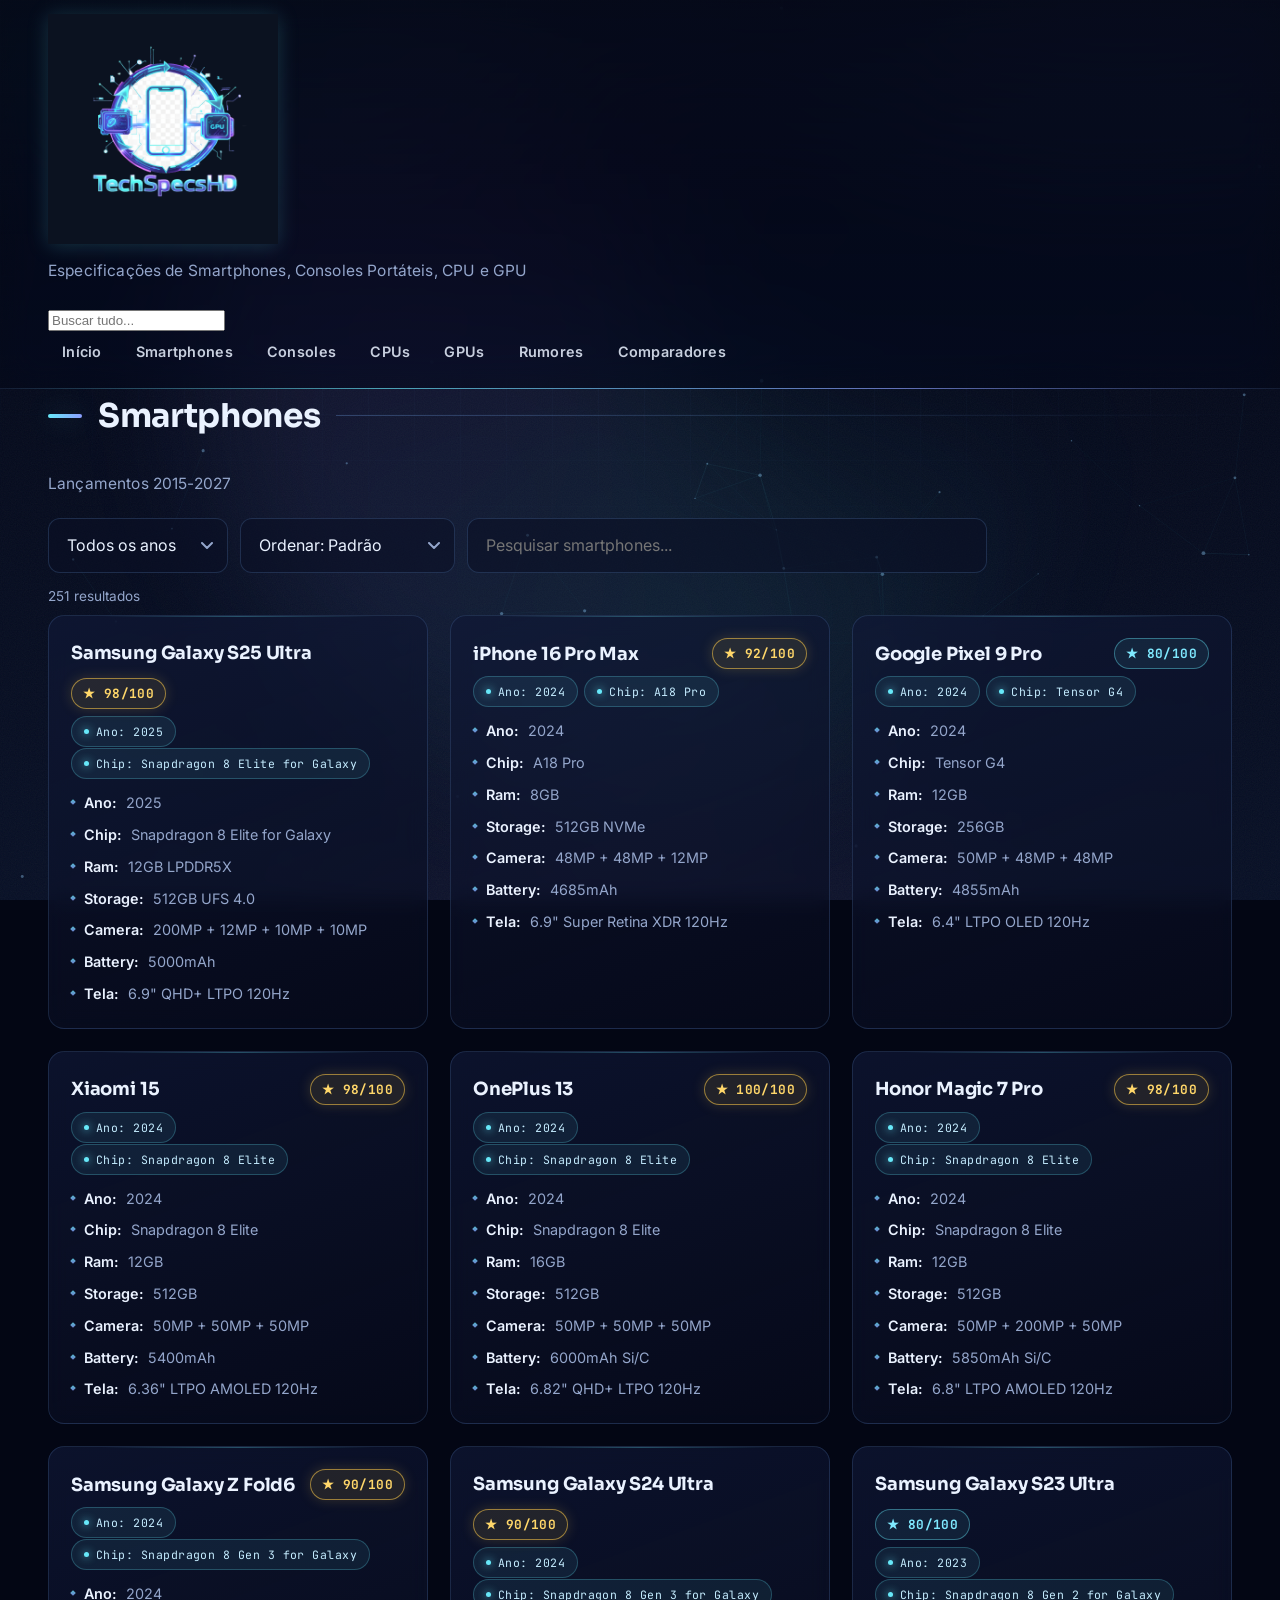
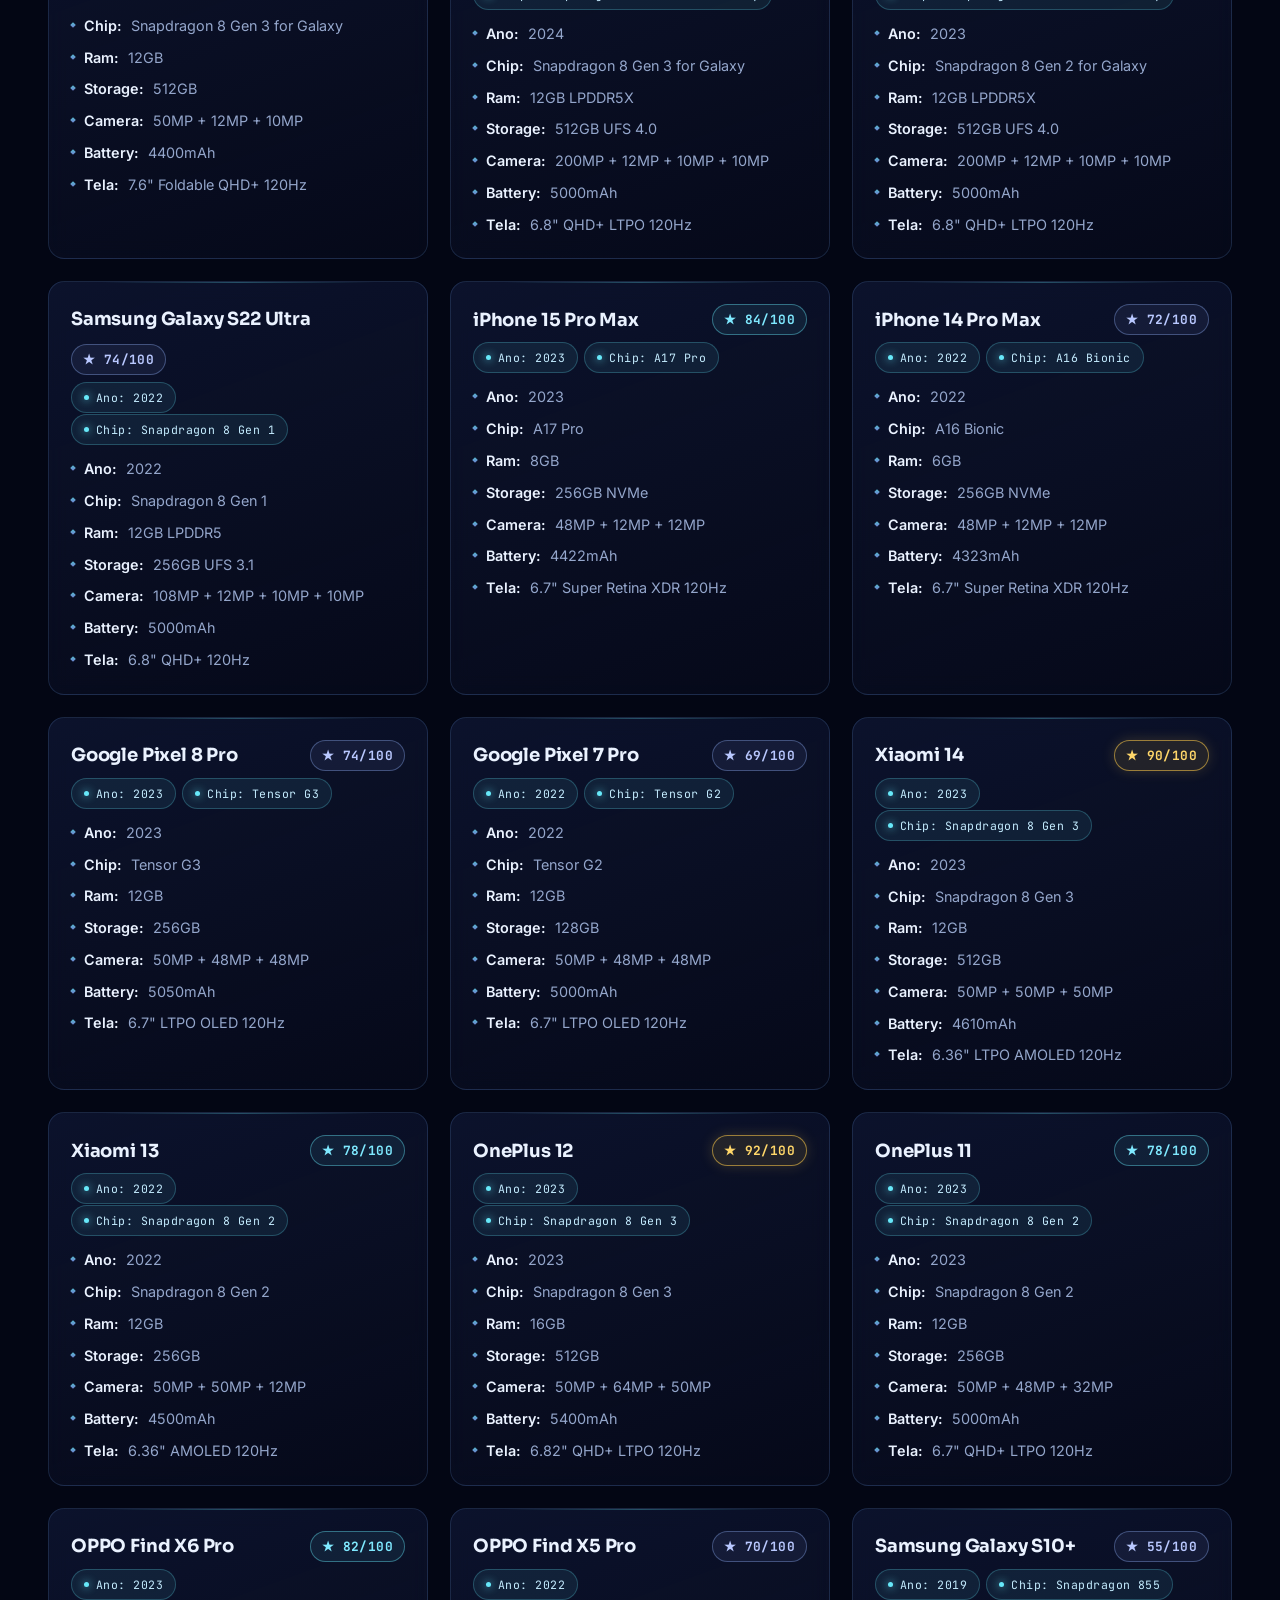
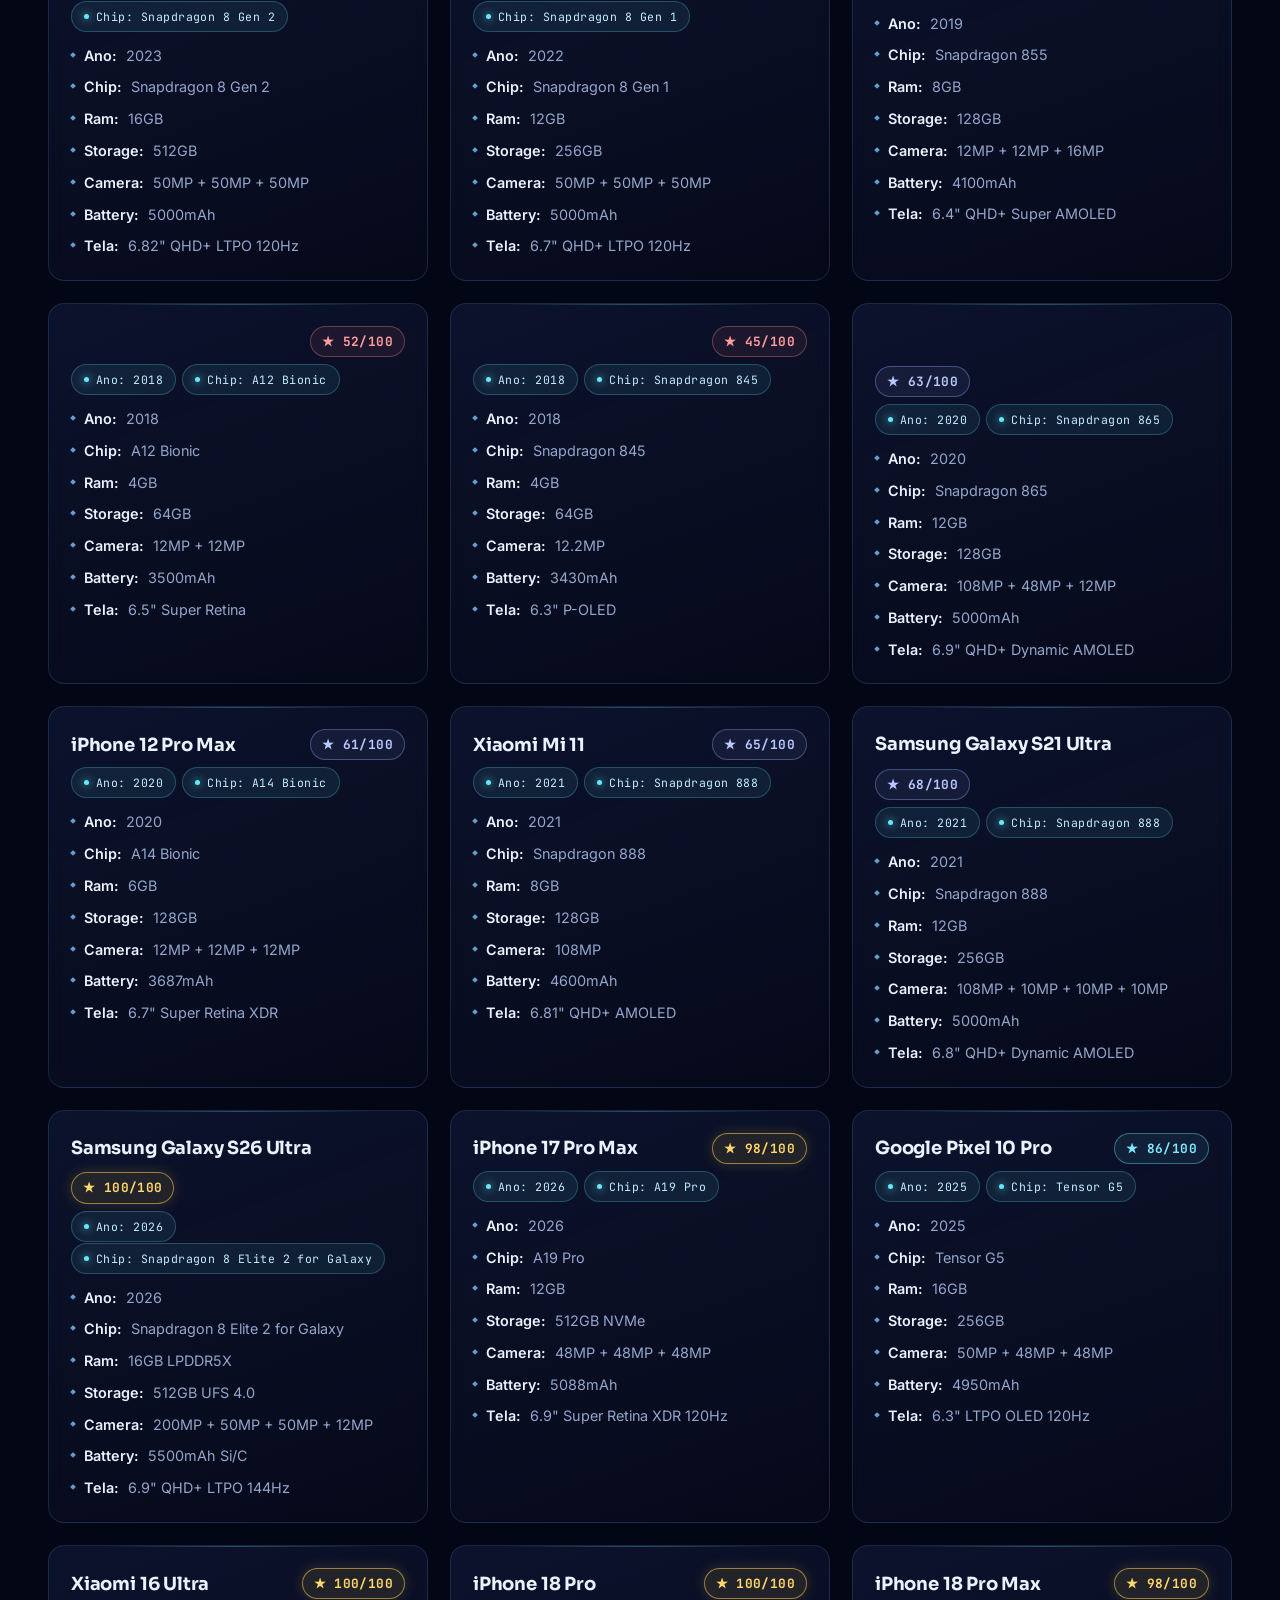
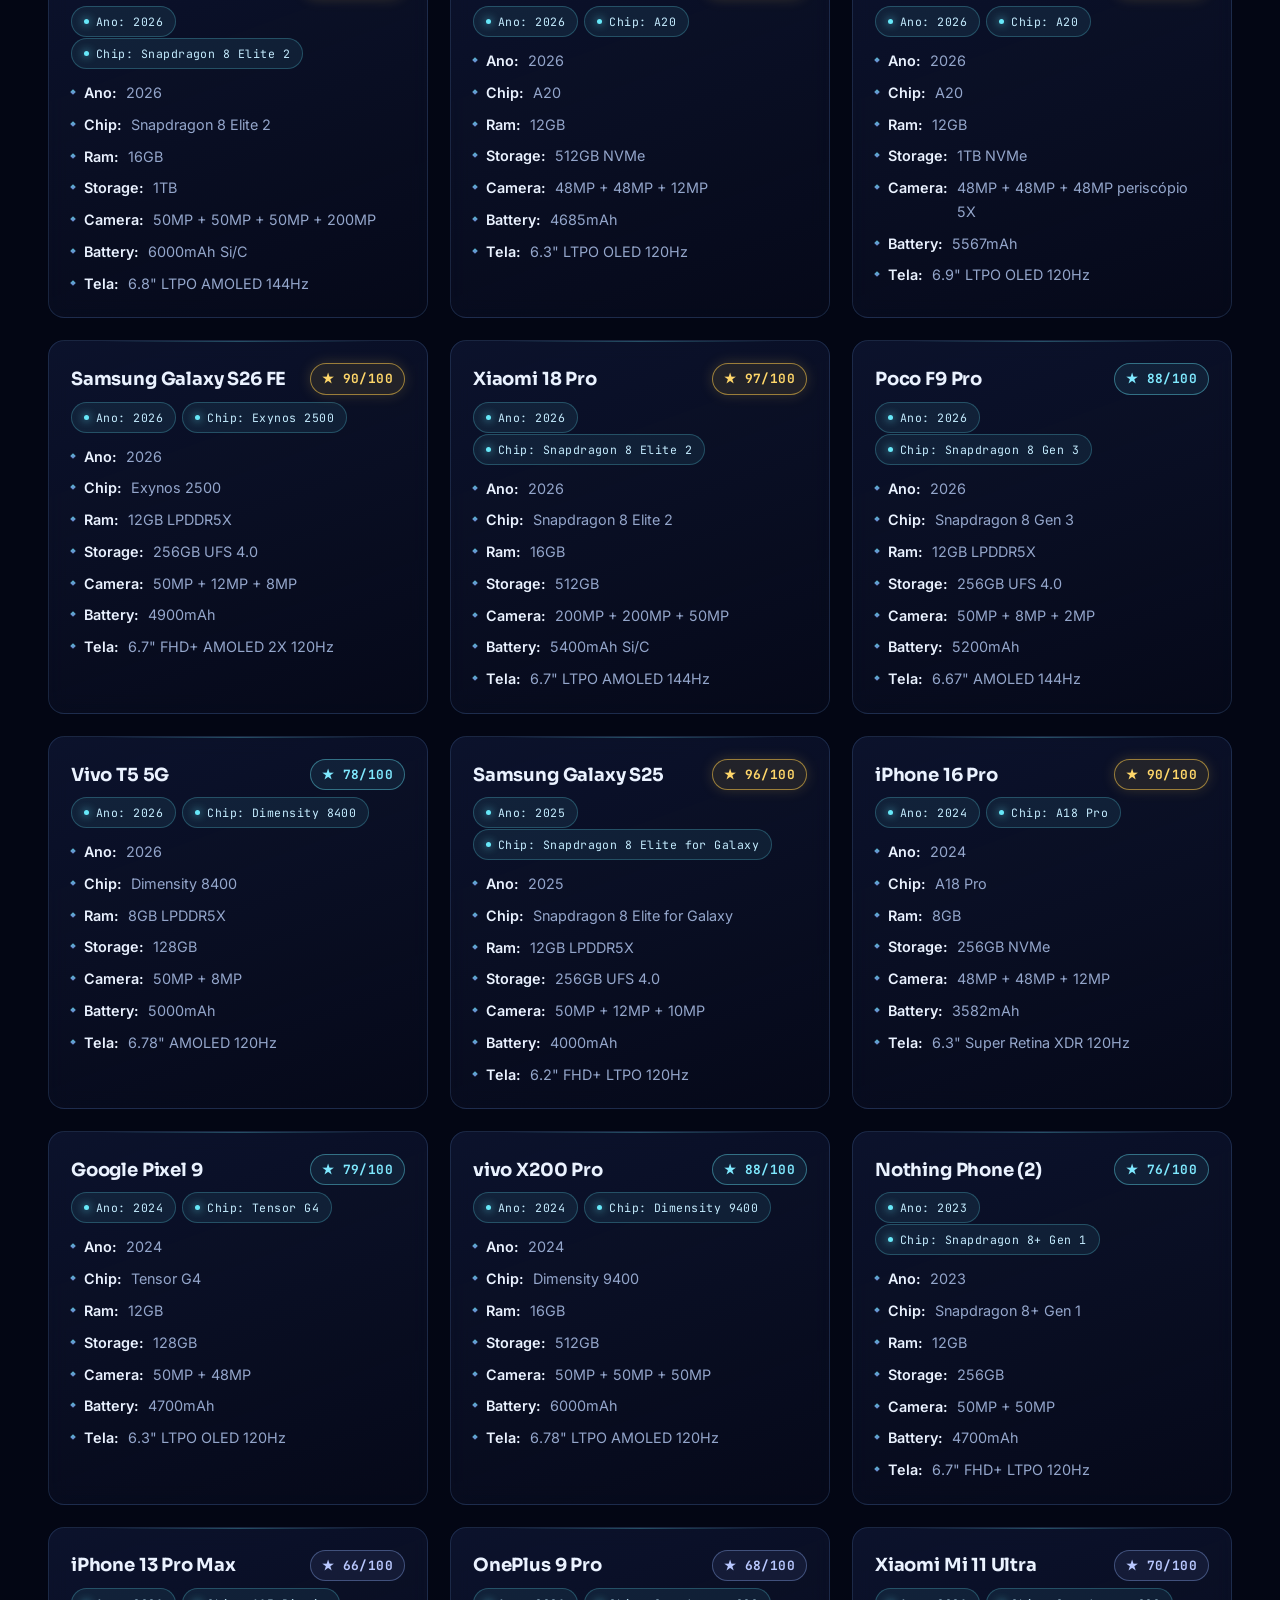
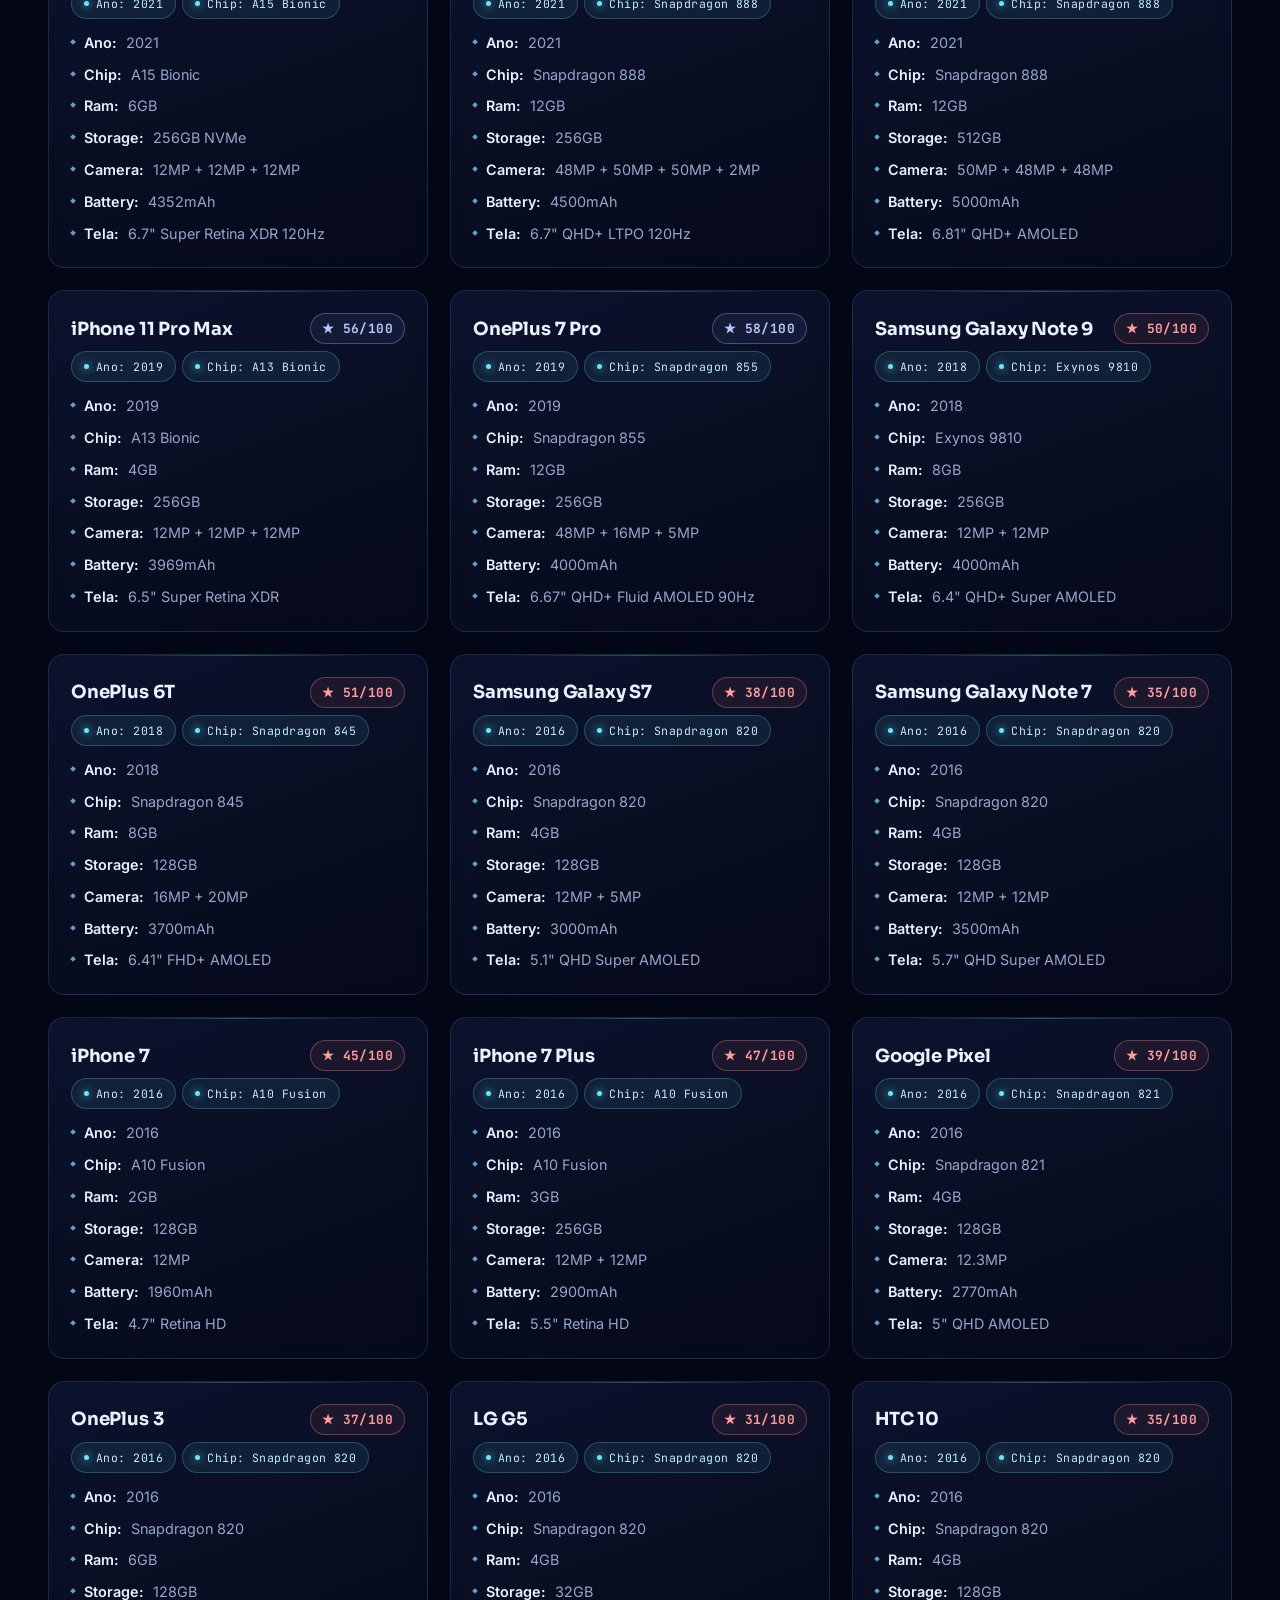
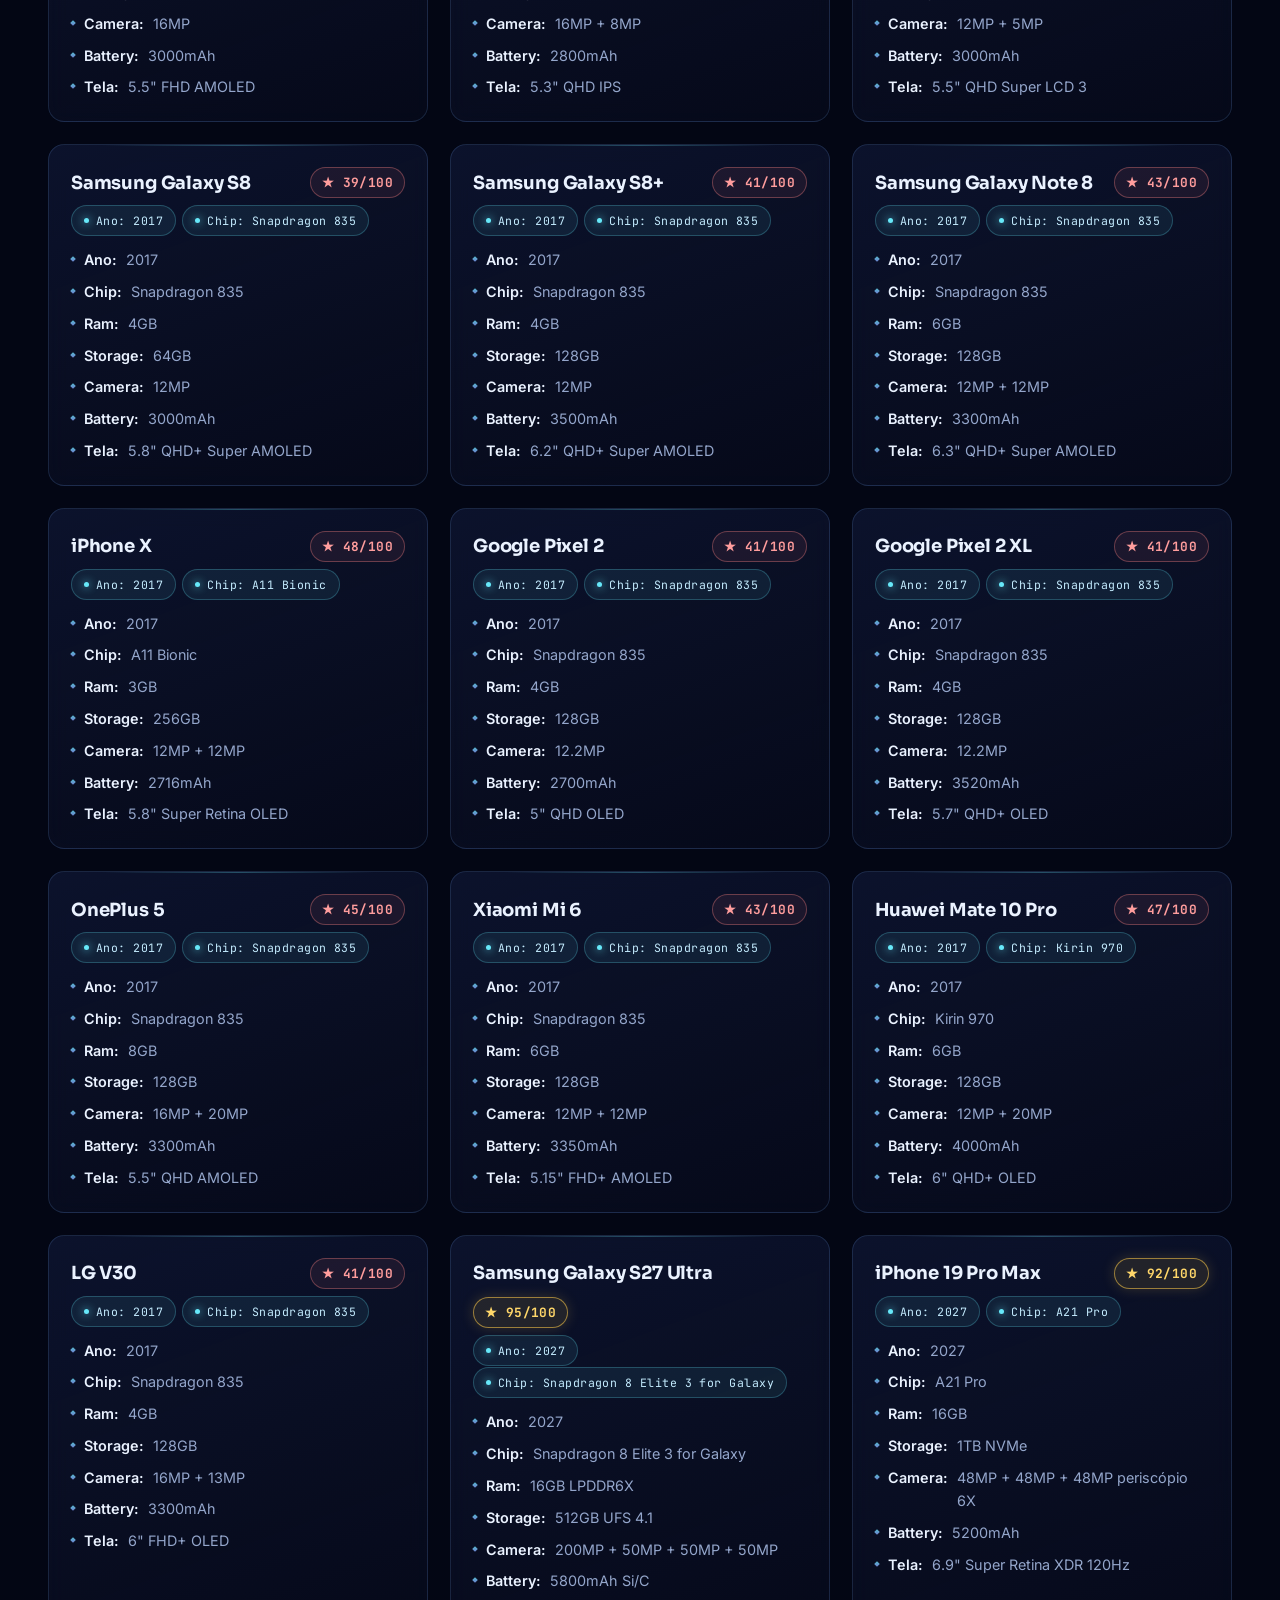
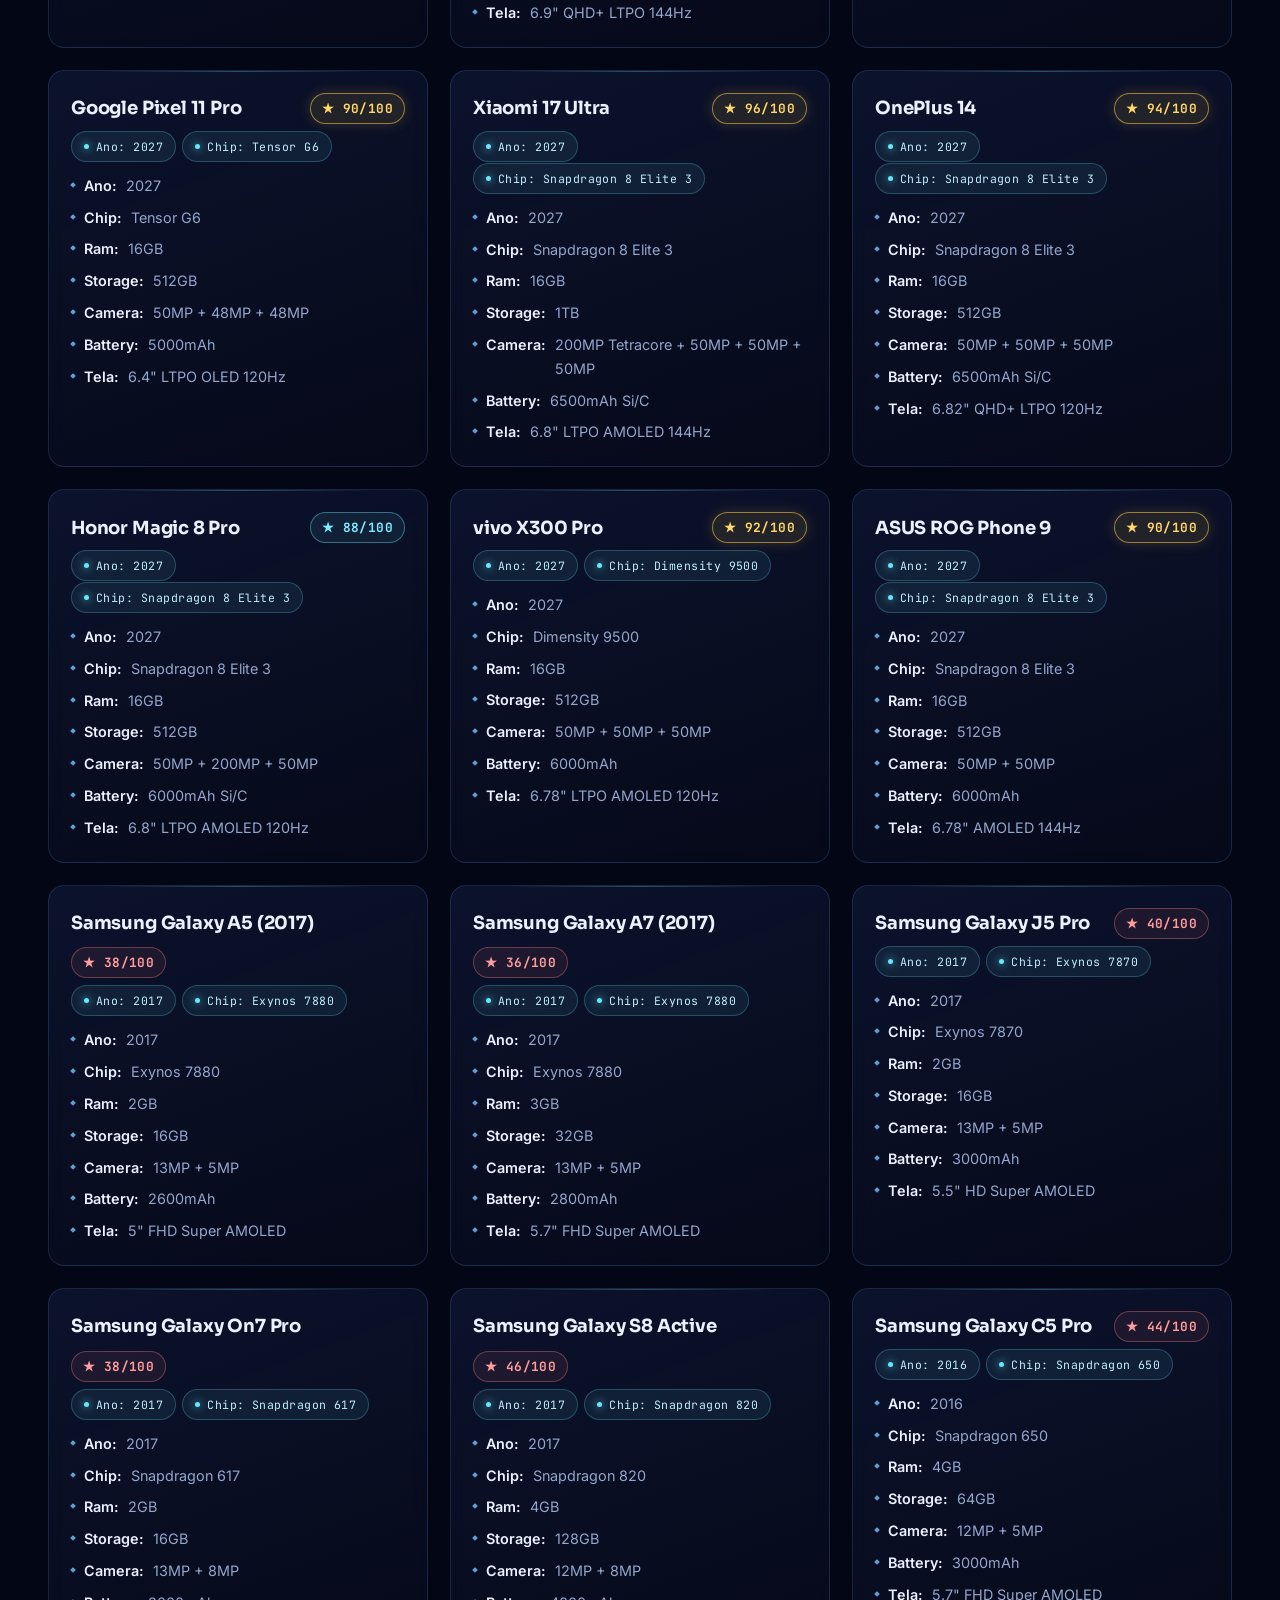
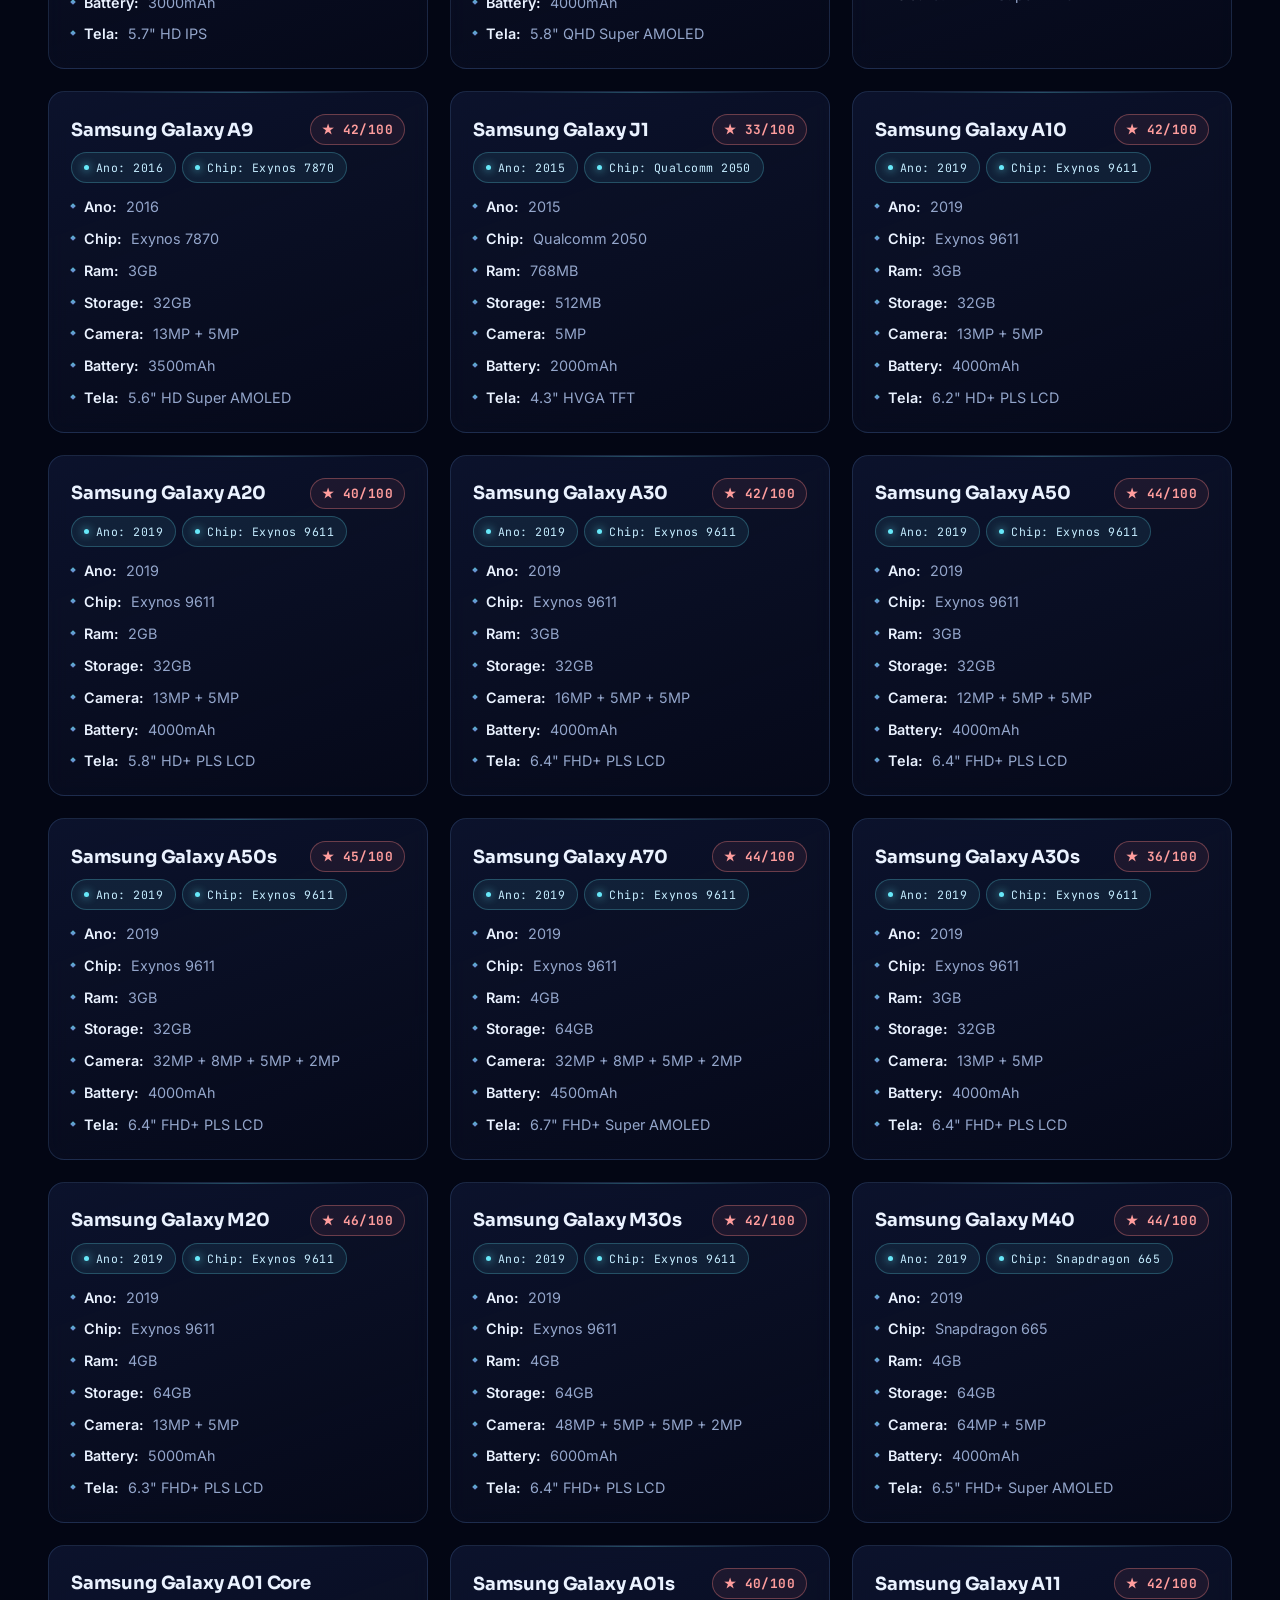
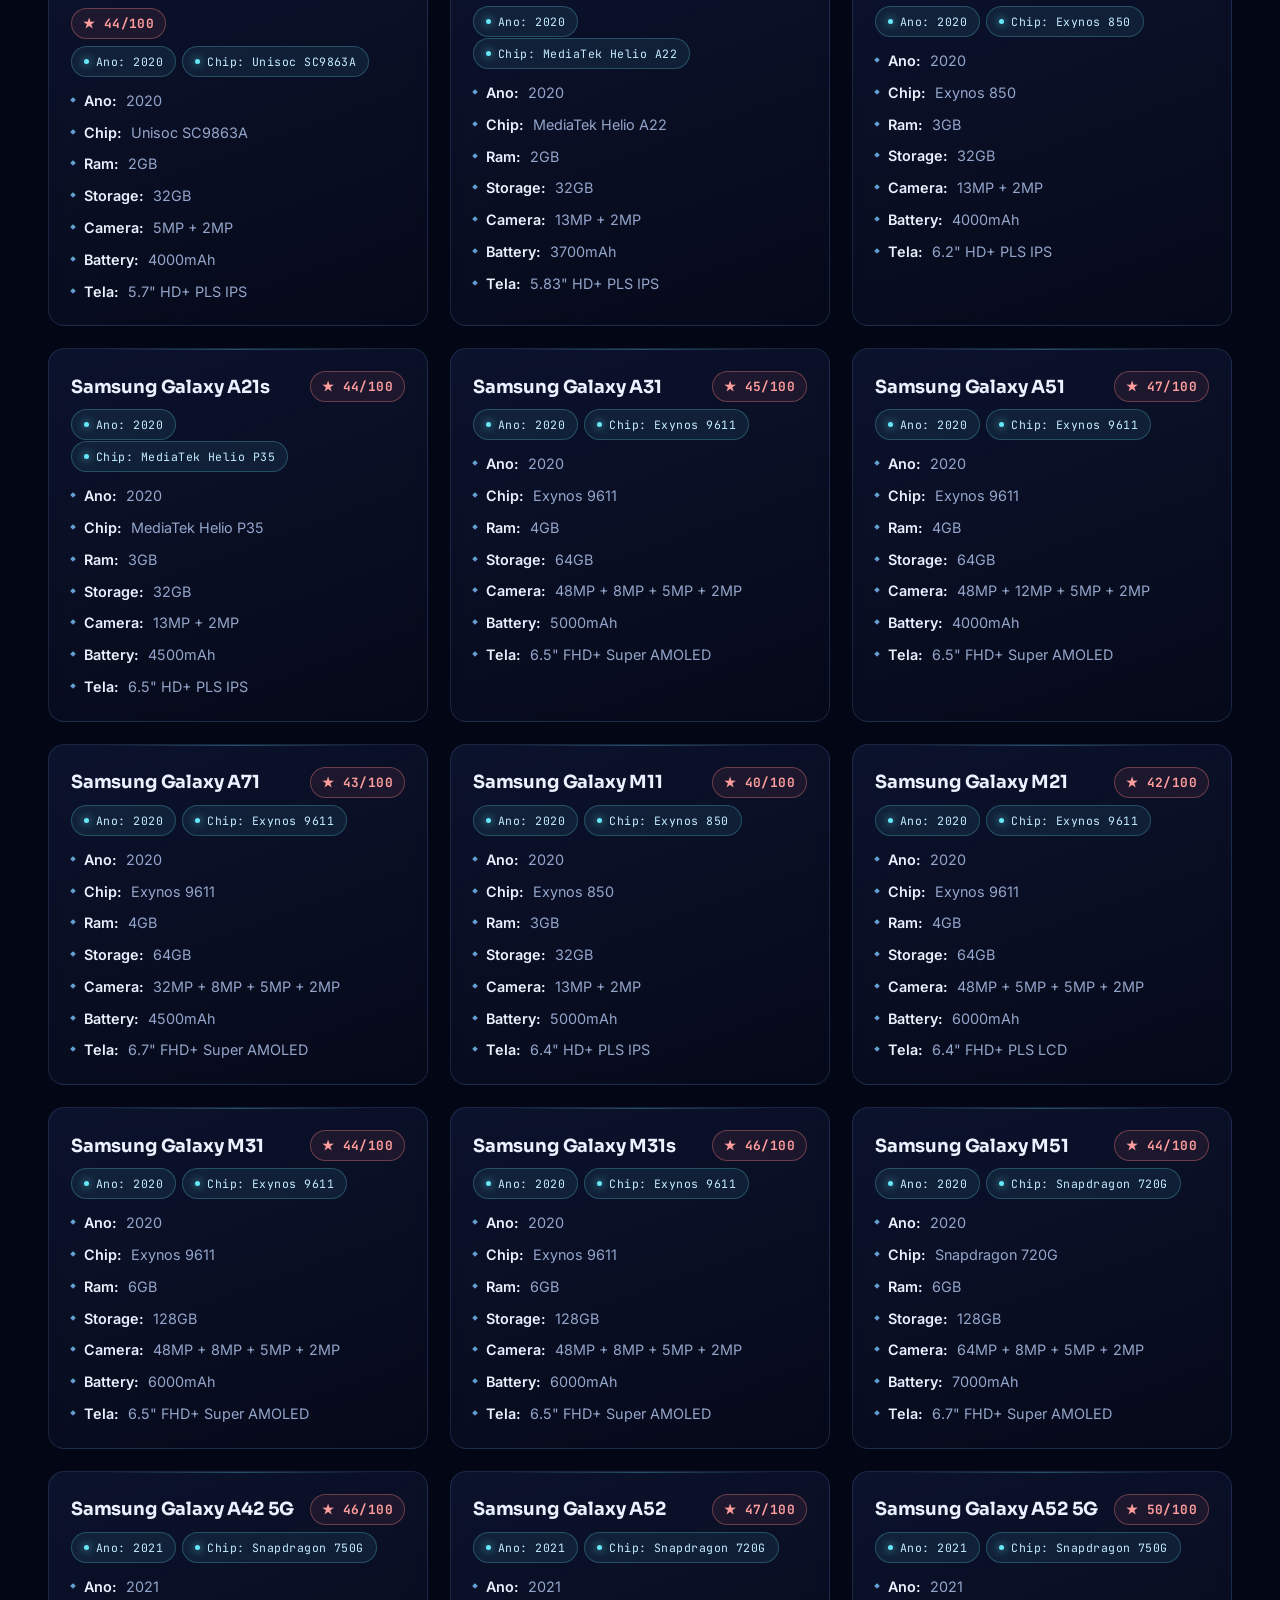
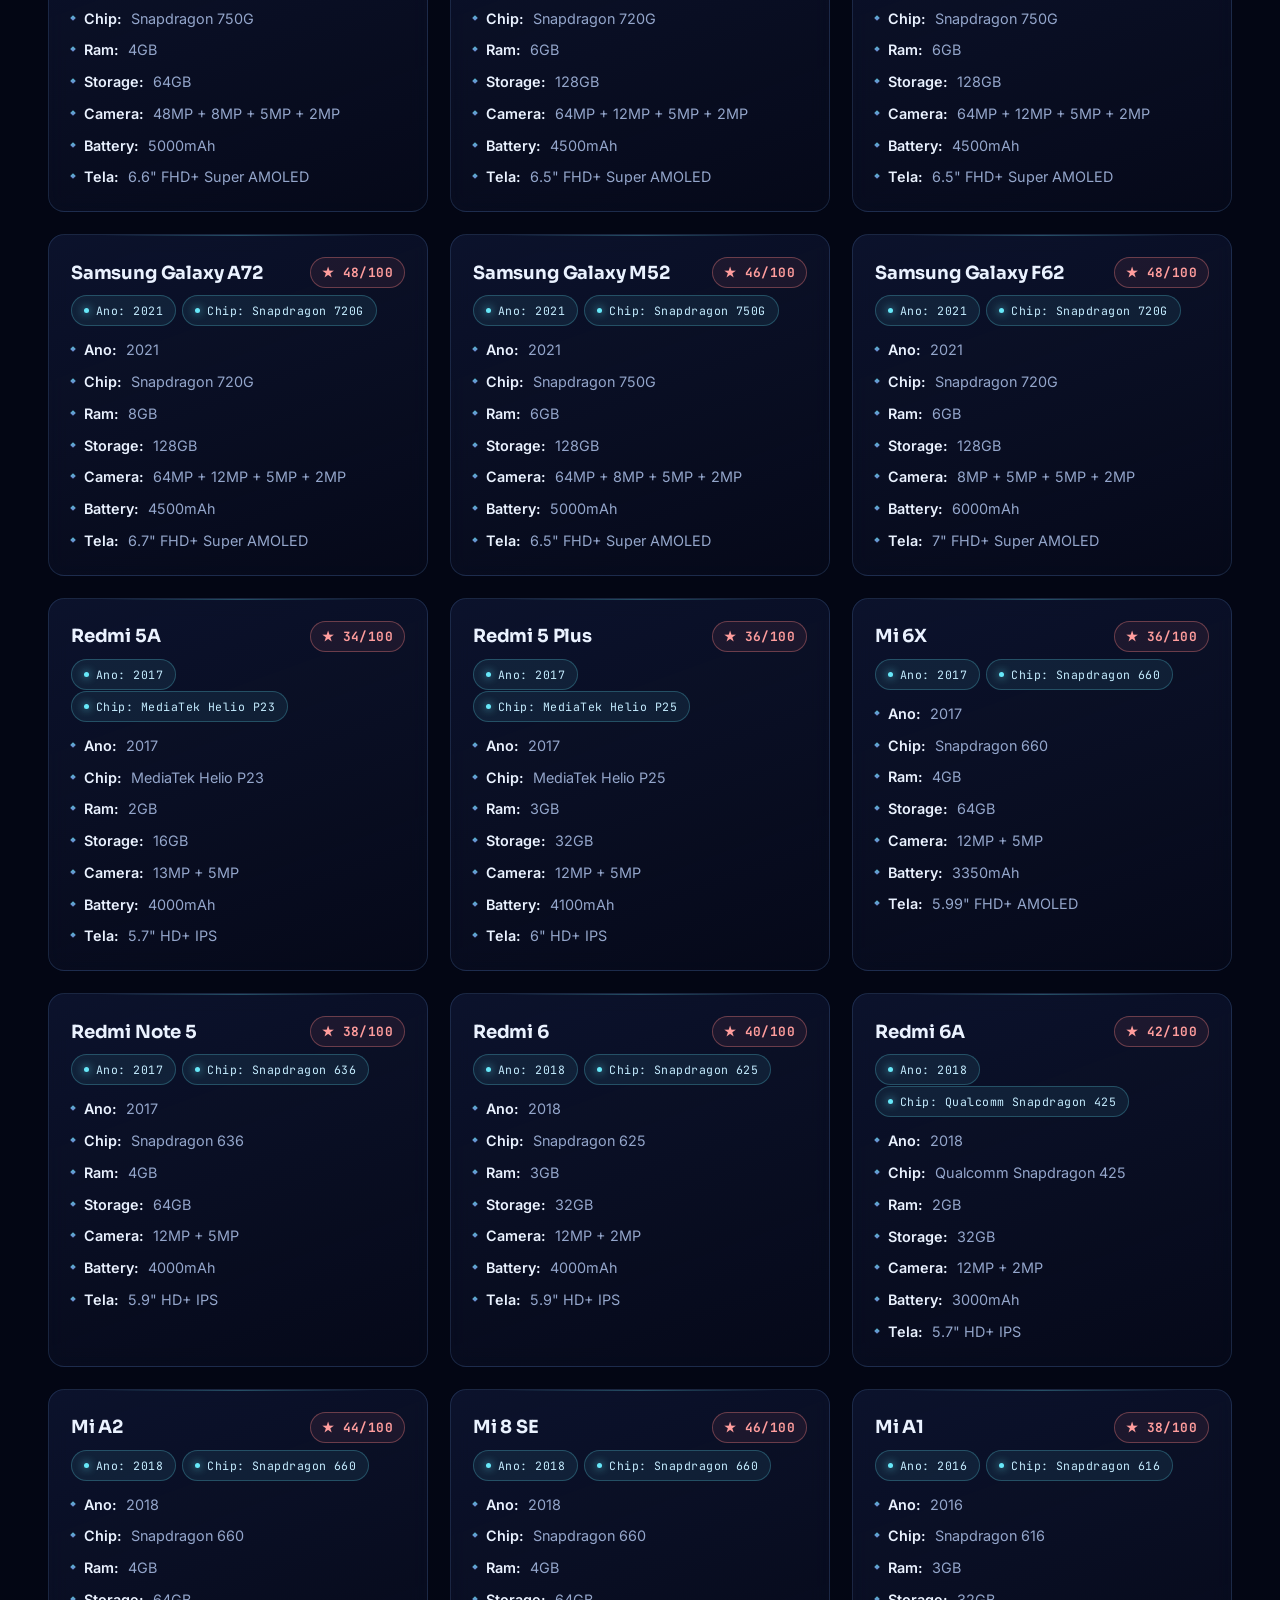
<file: smartphones.html>
<!DOCTYPE html>
<html lang="pt-PT">
<head>
<meta charset="UTF-8">
<meta name="viewport" content="width=device-width, initial-scale=1.0">
<title>Especificações de Smartphones</title>
<meta name="description" content="Especificações técnicas de smartphones de 2015 a 2027. Filtros por ano e pesquisa ao vivo. Dados ilustrativos.">
<meta property="og:title" content="Especificações de Smartphones">
<meta property="og:description" content="Especificações técnicas de smartphones com filtros por ano e pesquisa ao vivo.">
<meta property="og:type" content="website">
<meta property="og:url" content="https://techspecsgw.pt/smartphones.html">
<link rel="canonical" href="https://techspecsgw.pt/smartphones.html">
<meta property="og:image" content="https://techspecsgw.pt/favicon.png">
<link rel="stylesheet" href="style-startup.css">
<link rel="icon" href="favicon.png">
<link rel="manifest" href="manifest.json">
</head>
<body>
<div id="header-placeholder"></div>

<main class="container">
<section id="smartphones">
<h2>Smartphones</h2>
<p class="tagline">Lançamentos 2015-2027</p>
<div style="display:flex;gap:12px;flex-wrap:wrap;margin-bottom:12px;">
<select id="filter-year-smartphones" class="search" style="max-width:180px;">
<option value="">Todos os anos</option>
<option value="2015">2015</option>
<option value="2016">2016</option>
<option value="2017">2017</option>
<option value="2018">2018</option>
<option value="2019">2019</option>
<option value="2020">2020</option>
<option value="2021">2021</option>
<option value="2022">2022</option>
<option value="2023">2023</option>
<option value="2024">2024</option>
<option value="2025">2025</option>
<option value="2026">2026</option>
<option value="2027">2027</option>
</select>
<input type="search" id="search-smartphones" class="search" placeholder="Pesquisar smartphones..." style="flex:1;">
</div>
<div class="result-count" style="color:var(--muted);font-size:.85rem;margin-bottom:8px;"></div>
<div id="smartphones-grid" class="grid"></div>
</section>

</main>

<div id="footer-placeholder"></div>

<script src="data.js"></script>
<script src="script.js"></script>
<script src="fx.js"></script>
</body>
</html>
</file>
<file: style-startup.css>
@import url('https://fonts.googleapis.com/css2?family=Sora:wght@500;600;700;800&family=Inter:wght@400;500;600;700&family=JetBrains+Mono:wght@400;600&display=swap');

/* ============================================================
   TechSpecsGW — Tema Futurista
   Startup tech: fundo espaço profundo, aurora, grelha,
   cartões em vidro com spotlight, micro-interações.
   ============================================================ */
:root{
  --bg:#030614;
  --bg2:#081026;
  --card:rgba(13,20,44,0.6);
  --card-border:rgba(125,180,255,0.16);
  --accent:#67e8f9;
  --accent-2:#8b9eff;
  --accent-3:#e07bff;
  --text:#eaf2ff;
  --muted:#94a6cb;
  --glass:rgba(148,197,255,0.07);
  --font-display:'Sora',Inter,system-ui,-apple-system,'Segoe UI',sans-serif;
  --font-body:'Inter',system-ui,-apple-system,'Segoe UI',Roboto,sans-serif;
  --font-mono:'JetBrains Mono',ui-monospace,Menlo,Consolas,monospace;
  --radius:16px;
  --glow-soft:0 0 28px rgba(103,232,249,0.28);
}
*,*::before,*::after{box-sizing:border-box}
html{scroll-behavior:smooth}
body{
  margin:0;
  font-family:var(--font-body);
  color:var(--text);
  line-height:1.65;
  overflow-x:hidden;
  min-height:100vh;
  background-color:var(--bg);
  background-image:
    radial-gradient(1100px 520px at 12% -8%,rgba(103,232,249,0.13),transparent 60%),
    radial-gradient(950px 480px at 88% -4%,rgba(139,158,255,0.15),transparent 60%),
    radial-gradient(760px 700px at 50% 118%,rgba(224,123,255,0.07),transparent 60%),
    linear-gradient(180deg,var(--bg),var(--bg2));
  background-attachment:fixed;
}
/* Grelha futurista de fundo */
body::before{
  content:"";
  position:fixed;inset:0;z-index:-2;pointer-events:none;
  background-image:
    linear-gradient(rgba(125,180,255,0.05) 1px,transparent 1px),
    linear-gradient(90deg,rgba(125,180,255,0.05) 1px,transparent 1px);
  background-size:46px 46px;
  -webkit-mask-image:radial-gradient(120% 85% at 50% 0%,#000 25%,transparent 78%);
  mask-image:radial-gradient(120% 85% at 50% 0%,#000 25%,transparent 78%);
}
/* Grão subtil */
body::after{
  content:"";
  position:fixed;inset:0;z-index:-3;pointer-events:none;
  background-image:url("data:image/svg+xml,%3Csvg xmlns='http://www.w3.org/2000/svg' width='180' height='180'%3E%3Cfilter id='n'%3E%3CfeTurbulence type='fractalNoise' baseFrequency='0.85' numOctaves='2' stitchTiles='stitch'/%3E%3C/filter%3E%3Crect width='100%25' height='100%25' filter='url(%23n)'/%3E%3C/svg%3E");
  opacity:.05;
}
::selection{background:rgba(103,232,249,0.28);color:#fff}
::-webkit-scrollbar{width:10px;height:10px}
::-webkit-scrollbar-track{background:transparent}
::-webkit-scrollbar-thumb{background:linear-gradient(180deg,rgba(103,232,249,.45),rgba(139,158,255,.45));border-radius:8px;border:2px solid var(--bg)}
:focus-visible{outline:2px solid rgba(103,232,249,.7);outline-offset:2px}

/* ——— Efeitos injetados por fx.js ——— */
.fx-aurora{position:fixed;top:-12%;left:50%;width:70vmax;height:70vmax;z-index:-2;pointer-events:none;transform:translateX(-50%);border-radius:50%;filter:blur(70px);opacity:.55;background:conic-gradient(from 90deg,transparent 0deg,rgba(103,232,249,.16) 70deg,rgba(139,158,255,.18) 150deg,rgba(224,123,255,.12) 220deg,transparent 320deg);animation:fx-spin 46s linear infinite}
@keyframes fx-spin{to{transform:translateX(-50%) rotate(360deg)}}
.fx-particles{position:fixed;inset:0;z-index:-1;pointer-events:none;opacity:.75}
.fx-progress{position:fixed;top:0;left:0;right:0;height:2px;z-index:1000;pointer-events:none;transform-origin:0 50%;transform:scaleX(0);background:linear-gradient(90deg,var(--accent),var(--accent-2),var(--accent-3));box-shadow:0 0 14px rgba(103,232,249,.75)}

.container{max-width:1240px;margin:auto;padding:0 28px}

/* ——— Logótipo ——— */
.logo-wrapper{display:flex;justify-content:flex-start;align-items:center;padding:14px 0 6px}
.site-logo{
  width:min(230px,58vw);height:auto;
  display:block;background:none;border:none;
  image-rendering:auto;
  -webkit-user-drag:none;user-select:none;
  filter:drop-shadow(0 2px 10px rgba(103,232,249,.18));
}

/* ——— Cabeçalho ——— */
header{
  position:sticky;top:0;z-index:100;
  backdrop-filter:blur(18px) saturate(150%);
  -webkit-backdrop-filter:blur(18px) saturate(150%);
  background:linear-gradient(180deg,rgba(4,8,22,0.85),rgba(4,8,22,0.55));
  border-bottom:1px solid rgba(125,180,255,0.12);
}
header::after{
  content:"";position:absolute;left:0;right:0;bottom:-1px;height:1px;
  background:linear-gradient(90deg,transparent,rgba(103,232,249,.65) 30%,rgba(139,158,255,.65) 70%,transparent);
}
header h1{
  margin:0;
  font-family:var(--font-display);
  font-size:clamp(1.9rem,4vw,2.5rem);
  font-weight:800;letter-spacing:-0.02em;
  background:linear-gradient(110deg,#fff 0%,var(--accent) 30%,var(--accent-2) 55%,var(--accent-3) 75%,#fff 100%);
  background-size:220% auto;
  -webkit-background-clip:text;background-clip:text;color:transparent;
  animation:shine 9s linear infinite;
}
@keyframes shine{to{background-position:220% center}}
.tagline{color:var(--muted);margin:8px 0 22px;font-size:.97rem;letter-spacing:.01em;max-width:760px}
nav{display:flex;flex-wrap:wrap;gap:2px 6px;padding-bottom:16px}
nav a{
  position:relative;
  color:var(--text);text-decoration:none;
  font-weight:600;font-size:.9rem;letter-spacing:.02em;
  padding:8px 14px;border-radius:10px;opacity:.85;
  transition:color .25s,opacity .25s,background .25s;
}
nav a::after{
  content:"";position:absolute;left:14px;right:14px;bottom:5px;height:2px;border-radius:2px;
  background:linear-gradient(90deg,var(--accent),var(--accent-2));
  transform:scaleX(0);transform-origin:left;transition:transform .3s ease;
}
nav a:hover{color:#fff;opacity:1;background:rgba(103,232,249,0.07)}
nav a:hover::after{transform:scaleX(1)}

/* ——— Conteúdo ——— */
main{padding:64px 0 40px;position:relative}
section{margin-bottom:96px}
h2{
  font-family:var(--font-display);
  font-size:clamp(1.55rem,3vw,2.05rem);
  font-weight:700;letter-spacing:-0.01em;margin:0 0 28px;
  display:flex;align-items:center;gap:16px;color:var(--text);
}
h2::before{
  content:"";width:34px;height:4px;border-radius:4px;flex:none;
  background:linear-gradient(90deg,var(--accent),var(--accent-2));
  box-shadow:var(--glow-soft);
}
h2::after{content:"";height:1px;flex:1;min-width:40px;background:linear-gradient(90deg,rgba(125,180,255,.28),transparent)}
h3{font-family:var(--font-display);letter-spacing:-0.01em}

/* ——— Pesquisa e filtros ——— */
.search{
  width:100%;max-width:520px;
  padding:13px 18px;border-radius:12px;
  border:1px solid rgba(125,180,255,0.18);
  background:rgba(10,16,38,0.6);color:var(--text);
  font:inherit;outline:none;
  transition:border-color .25s,box-shadow .25s;
}
.search:focus{border-color:rgba(103,232,249,0.65);box-shadow:0 0 0 3px rgba(103,232,249,0.15)}
select.search{
  appearance:none;-webkit-appearance:none;cursor:pointer;padding-right:38px;
  background-image:url("data:image/svg+xml,%3Csvg xmlns='http://www.w3.org/2000/svg' width='12' height='8' viewBox='0 0 12 8'%3E%3Cpath d='M1 1l5 5 5-5' fill='none' stroke='%2394a6cb' stroke-width='2' stroke-linecap='round' stroke-linejoin='round'/%3E%3C/svg%3E");
  background-repeat:no-repeat;background-position:right 14px center;background-size:12px 8px;
}

/* ——— Grelhas e cartões ——— */
.grid,.featured-grid{display:grid;grid-template-columns:repeat(auto-fill,minmax(285px,1fr));gap:22px}
.card,.featured-card,.comparador-box{
  position:relative;
  background:linear-gradient(160deg,rgba(16,24,54,0.72),rgba(8,12,30,0.55));
  border:1px solid var(--card-border);
  border-radius:var(--radius);
  backdrop-filter:blur(10px);
  -webkit-backdrop-filter:blur(10px);
  transition:transform .35s cubic-bezier(.2,.8,.2,1),border-color .35s,box-shadow .35s;
}
.card{padding:22px;overflow:hidden}
/* fio de luz no topo */
.card::before,.featured-card::before{
  content:"";position:absolute;top:0;left:14%;right:14%;height:1px;
  background:linear-gradient(90deg,transparent,rgba(103,232,249,.65),transparent);
  opacity:.45;transition:opacity .3s,left .3s,right .3s;pointer-events:none;
}
/* spotlight que segue o rato */
.card::after,.featured-card::after{
  content:"";position:absolute;inset:0;pointer-events:none;
  background:radial-gradient(240px circle at var(--mx,50%) var(--my,0%),rgba(103,232,249,0.13),transparent 65%);
  opacity:0;transition:opacity .3s;
}
.card:hover,.featured-card:hover{
  transform:translateY(-5px);
  border-color:rgba(103,232,249,0.42);
  box-shadow:0 20px 44px -20px rgba(1,6,20,0.95),0 0 26px -8px rgba(103,232,249,0.3);
}
.card:hover::before,.featured-card:hover::before{opacity:1;left:6%;right:6%}
.card:hover::after,.featured-card:hover::after{opacity:1}
.card h3{margin:0 0 12px;font-size:1.13rem;position:relative;z-index:1}
.card ul{margin:12px 0 0;padding:0;list-style:none;display:flex;flex-direction:column;gap:8px;position:relative;z-index:1}
.card ul li{display:flex;align-items:flex-start;gap:9px;color:var(--muted);font-size:.9rem}
.card ul li::before{content:"";width:4px;height:4px;flex:none;margin-top:9px;background:linear-gradient(135deg,var(--accent),var(--accent-2));transform:rotate(45deg);opacity:.8}
.card ul li strong{color:var(--text);font-weight:600}
.badge{
  display:inline-flex;align-items:center;gap:7px;
  padding:5px 12px;border-radius:999px;margin:0 6px 0 0;
  background:rgba(103,232,249,0.08);border:1px solid rgba(103,232,249,0.24);
  font-family:var(--font-mono);font-size:.72rem;letter-spacing:.04em;color:#c4ecff;
}
.badge::before{content:"";width:5px;height:5px;border-radius:50%;background:var(--accent);box-shadow:0 0 8px var(--accent);animation:pulse 2.6s ease-in-out infinite}
@keyframes pulse{0%,100%{opacity:1}50%{opacity:.35}}

/* ——— Score rating ——— */
.card-head{display:flex;align-items:center;justify-content:space-between;gap:10px;flex-wrap:wrap;position:relative;z-index:1}
.card-head h3{margin:0}
.score-badge{
  display:inline-flex;align-items:center;gap:6px;flex:none;white-space:nowrap;
  padding:4px 11px;border-radius:999px;
  font-family:var(--font-mono);font-size:.8rem;font-weight:700;letter-spacing:.03em;
}
.score-elite{background:rgba(255,205,74,.1);border:1px solid rgba(255,205,74,.55);color:#ffd76a;box-shadow:0 0 14px rgba(255,205,74,.18)}
.score-high{background:rgba(103,232,249,.08);border:1px solid rgba(103,232,249,.4);color:#7fe9ff}
.score-mid{background:rgba(150,180,255,.08);border:1px solid rgba(150,180,255,.35);color:#b9c8ff}
.score-low{background:rgba(255,130,130,.08);border:1px solid rgba(255,130,130,.35);color:#ff9d9d}

/* ——— Lançamentos ——— */
.featured-card{display:block;overflow:hidden;text-decoration:none;color:var(--text)}
.featured-card img{
  width:100%;height:190px;object-fit:cover;display:block;
  filter:saturate(1.05);
  transition:transform .7s cubic-bezier(.2,.8,.2,1);
}
.featured-card:hover img{transform:scale(1.06)}
.featured-body{position:relative;padding:16px 18px 18px}
.featured-body h3{margin:0 0 6px;font-size:1.05rem}
.featured-body p{margin:0 0 10px;color:var(--muted);font-size:.88rem}
.featured-link{display:inline-flex;align-items:center;gap:6px;color:var(--accent);font-weight:600;font-size:.9rem;transition:gap .3s}
.featured-card:hover .featured-link{gap:11px}

/* ——— Comparadores ——— */
.comparador-container{display:grid;grid-template-columns:1fr 1fr;gap:26px}
.comparador-box{padding:28px}
/* cantos HUD */
.comparador-box::before,.comparador-box::after{
  content:"";position:absolute;width:20px;height:20px;pointer-events:none;
  border:1px solid rgba(103,232,249,0.55);
}
.comparador-box::before{top:-1px;left:-1px;border-right:0;border-bottom:0;border-top-left-radius:var(--radius)}
.comparador-box::after{bottom:-1px;right:-1px;border-left:0;border-top:0;border-bottom-right-radius:var(--radius)}
.comparador-box h3{margin:0 0 20px;font-size:1.15rem}
.comparador-banner{display:block;width:100%;height:auto;border-radius:12px;margin:0 0 20px}
.select-row{display:grid;grid-template-columns:1fr 1fr;gap:12px;margin-bottom:14px}
select{
  width:100%;padding:13px 16px;border-radius:12px;
  border:1px solid rgba(125,180,255,0.18);
  background:rgba(10,16,38,0.6);color:var(--text);font:inherit;
  appearance:none;-webkit-appearance:none;cursor:pointer;
  background-image:url("data:image/svg+xml,%3Csvg xmlns='http://www.w3.org/2000/svg' width='12' height='8' viewBox='0 0 12 8'%3E%3Cpath d='M1 1l5 5 5-5' fill='none' stroke='%2394a6cb' stroke-width='2' stroke-linecap='round' stroke-linejoin='round'/%3E%3C/svg%3E");
  background-repeat:no-repeat;background-position:right 14px center;background-size:12px 8px;
  transition:border-color .25s,box-shadow .25s;
}
select:focus{outline:none;border-color:rgba(103,232,249,0.65);box-shadow:0 0 0 3px rgba(103,232,249,0.15)}
option{background:#0a1026;color:var(--text)}
button{
  position:relative;width:100%;overflow:hidden;
  padding:14px 20px;border-radius:12px;border:0;cursor:pointer;
  font:inherit;font-weight:700;letter-spacing:.02em;color:#031018;
  background:linear-gradient(120deg,var(--accent),var(--accent-2));
  box-shadow:0 10px 28px -10px rgba(103,232,249,0.55);
  transition:transform .25s,box-shadow .25s,filter .25s;
}
button::after{
  content:"";position:absolute;top:0;bottom:0;left:-70%;width:45%;
  background:linear-gradient(100deg,transparent,rgba(255,255,255,0.5),transparent);
  transform:skewX(-18deg);transition:left .6s ease;
}
button:hover{transform:translateY(-1px);box-shadow:0 16px 34px -10px rgba(103,232,249,0.7)}
button:hover::after{left:125%}
button:active{transform:translateY(0)}
.result{
  margin-top:18px;padding:18px;border-radius:14px;
  background:rgba(5,9,24,0.7);
  border:1px solid rgba(125,180,255,0.14);
  border-left:2px solid var(--accent);
  font-family:var(--font-mono);font-size:.92rem;line-height:1.7;
  white-space:pre-wrap;color:#cfe3ff;
}
.table-compare{width:100%;border-collapse:separate;border-spacing:0;margin-top:12px;font-size:.92rem}
.table-compare th,.table-compare td{padding:12px 14px;text-align:left;border-bottom:1px solid rgba(125,180,255,0.1)}
.table-compare thead th{background:rgba(103,232,249,0.07);font-family:var(--font-display);font-size:.95rem;letter-spacing:.02em}
.table-compare thead th:first-child{border-top-left-radius:12px}
.table-compare thead th:last-child{border-top-right-radius:12px}
.table-compare tbody tr{transition:background .2s}
.table-compare tbody tr:hover{background:rgba(103,232,249,0.045)}
.table-compare tbody tr:last-child td{border-bottom:0}
.win{
  background:linear-gradient(90deg,rgba(103,232,249,0.18),rgba(103,232,249,0.04));
  box-shadow:inset 2px 0 0 var(--accent);
  color:#dffaff;font-weight:600;
}
.empty-note{
  grid-column:1/-1;text-align:center;color:var(--muted);
  padding:34px 18px;border:1px dashed rgba(125,180,255,0.3);border-radius:16px;
  background:rgba(10,16,38,0.35);font-size:.95rem;
}

/* ——— Rodapé ——— */
footer{
  position:relative;margin-top:40px;padding:44px 0 50px;text-align:center;
  color:var(--muted);border-top:1px solid rgba(125,180,255,0.1);
  background:linear-gradient(180deg,transparent,rgba(103,232,249,0.035));
}
footer::before{
  content:"";position:absolute;top:-1px;left:0;right:0;height:1px;
  background:linear-gradient(90deg,transparent,rgba(103,232,249,.5) 40%,rgba(139,158,255,.5) 60%,transparent);
}
footer p{margin:0;font-size:.9rem}

/* ——— Revelação ao fazer scroll (ligada por fx.js) ——— */
html.fx-ready [data-fx]{opacity:0;transform:translateY(18px)}
html.fx-ready [data-fx].fx-in{opacity:1;transform:none;transition:opacity .7s ease,transform .7s cubic-bezier(.2,.8,.2,1)}

/* ——— Responsivo ——— */
@media(max-width:900px){
  .comparador-container{grid-template-columns:1fr}
  main{padding:48px 0 32px}
  section{margin-bottom:72px}
}
@media(max-width:560px){
  .container{padding:0 18px}
  .select-row{grid-template-columns:1fr}
  nav a{padding:7px 10px;font-size:.85rem}
}

/* ——— Movimento reduzido ——— */
@media (prefers-reduced-motion: reduce){
  *,*::before,*::after{animation-duration:0.01ms!important;animation-iteration-count:1!important;transition-duration:0.01ms!important}
  html{scroll-behavior:auto}
  html.fx-ready [data-fx]{opacity:1;transform:none}
}
</file>
